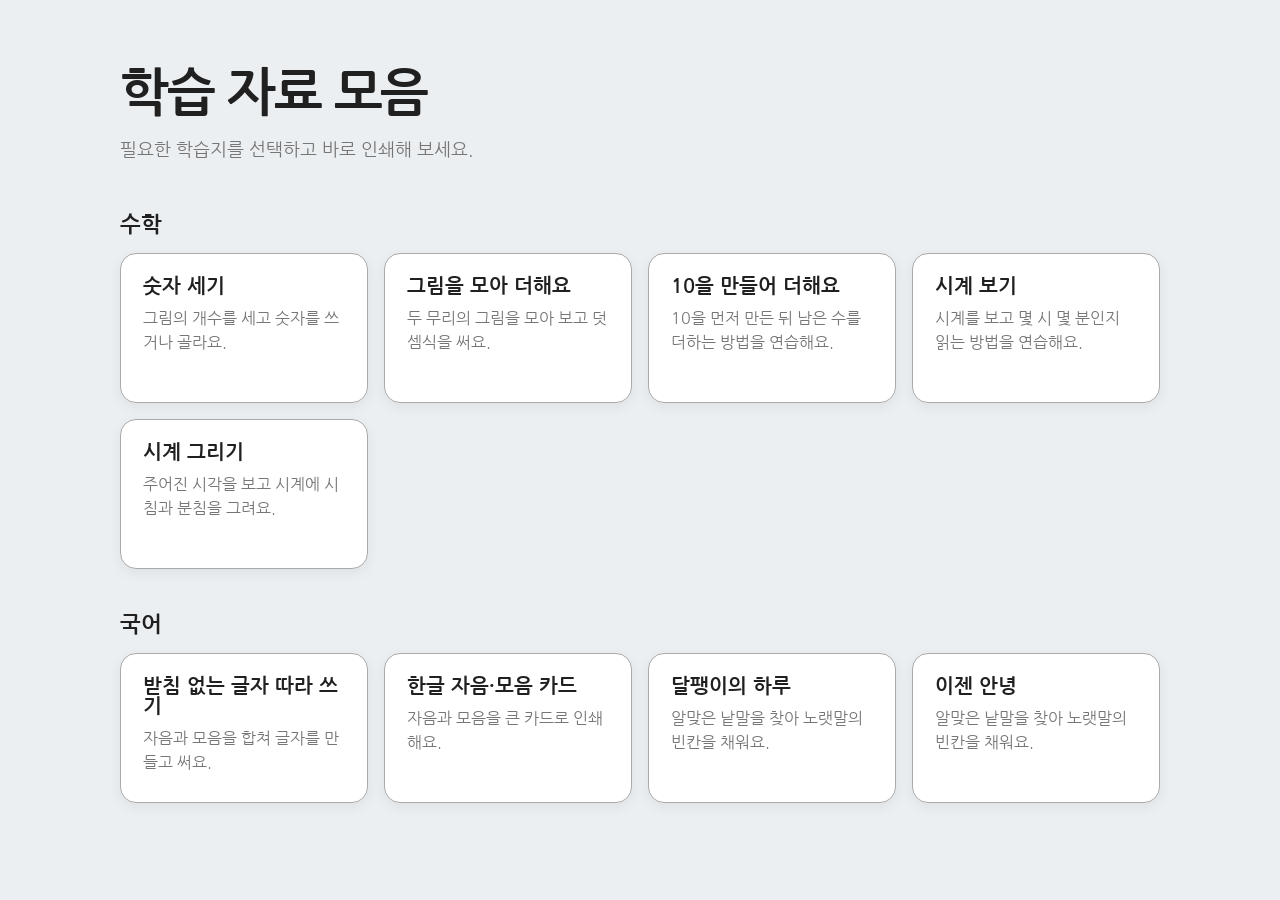
<file: src/index.html>
<!doctype html>
<html lang="ko">
  <head>
    <meta charset="UTF-8" />
    <meta name="viewport" content="width=device-width, initial-scale=1.0" />
    <title>학습 자료 모음</title>
    <link rel="stylesheet" href="./shared/styles/fonts.css" />
    <link rel="stylesheet" href="./shared/styles/colors.css" />
    <style>
      * {
        box-sizing: border-box;
      }

      body {
        min-height: 100vh;
        margin: 0;
        color: var(--ink);
        background: var(--screen);
        font-family: var(--font-sans);
      }

      .page {
        width: min(1040px, calc(100% - 32px));
        margin: 0 auto;
        padding: 64px 0 80px;
      }

      .page-header {
        margin-bottom: 48px;
      }

      h1 {
        margin: 0 0 12px;
        font-size: clamp(32px, 5vw, 52px);
        line-height: 1.15;
        letter-spacing: -0.04em;
      }

      .intro {
        margin: 0;
        color: var(--gray);
        font-size: 18px;
        line-height: 1.6;
      }

      .category + .category {
        margin-top: 44px;
      }

      h2 {
        margin: 0 0 18px;
        font-size: 22px;
      }

      .materials {
        display: grid;
        grid-template-columns: repeat(auto-fit, minmax(240px, 1fr));
        gap: 16px;
      }

      .material {
        display: block;
        min-height: 150px;
        padding: 22px;
        border: 1px solid var(--line);
        border-radius: 16px;
        color: inherit;
        background: var(--paper);
        box-shadow: 0 4px 14px rgb(0 0 0 / 6%);
        text-decoration: none;
        transition:
          border-color 0.2s ease,
          box-shadow 0.2s ease,
          transform 0.2s ease;
      }

      .material:hover {
        border-color: var(--gray);
        box-shadow: 0 8px 24px rgb(0 0 0 / 10%);
        transform: translateY(-2px);
      }

      .material h3 {
        margin: 0 0 10px;
        font-size: 20px;
      }

      .material p {
        margin: 0;
        color: var(--gray);
        line-height: 1.55;
      }

      @media (max-width: 560px) {
        .page {
          width: min(100% - 24px, 1040px);
          padding-top: 40px;
        }

        .page-header {
          margin-bottom: 36px;
        }
      }
    </style>
  </head>
  <body>
    <main class="page">
      <header class="page-header">
        <h1>학습 자료 모음</h1>
        <p class="intro">필요한 학습지를 선택하고 바로 인쇄해 보세요.</p>
      </header>

      <section class="category" aria-labelledby="math-title">
        <h2 id="math-title">수학</h2>
        <div class="materials">
          <a
            class="material"
            href="./materials/math/number-sense/counting-to-10/"
          >
            <h3>숫자 세기</h3>
            <p>그림의 개수를 세고 숫자를 쓰거나 골라요.</p>
          </a>
          <a
            class="material"
            href="./materials/math/addition/single-digit-without-regrouping/"
          >
            <h3>그림을 모아 더해요</h3>
            <p>두 무리의 그림을 모아 보고 덧셈식을 써요.</p>
          </a>
          <a
            class="material"
            href="./materials/math/addition/single-digit-with-regrouping/"
          >
            <h3>10을 만들어 더해요</h3>
            <p>10을 먼저 만든 뒤 남은 수를 더하는 방법을 연습해요.</p>
          </a>
          <a class="material" href="./materials/math/time/clock-reading/">
            <h3>시계 보기</h3>
            <p>시계를 보고 몇 시 몇 분인지 읽는 방법을 연습해요.</p>
          </a>
          <a class="material" href="./materials/math/time/clock-drawing/">
            <h3>시계 그리기</h3>
            <p>주어진 시각을 보고 시계에 시침과 분침을 그려요.</p>
          </a>
        </div>
      </section>

      <section class="category" aria-labelledby="korean-title">
        <h2 id="korean-title">국어</h2>
        <div class="materials">
          <a
            class="material"
            href="./materials/korean/hangul/no-final-consonant/"
          >
            <h3>받침 없는 글자 따라 쓰기</h3>
            <p>자음과 모음을 합쳐 글자를 만들고 써요.</p>
          </a>
          <a
            class="material"
            href="./materials/korean/hangul/hangul_cards/"
          >
            <h3>한글 자음·모음 카드</h3>
            <p>자음과 모음을 큰 카드로 인쇄해요.</p>
          </a>
          <a
            class="material"
            href="./materials/korean/vocabulary/snail_day_lyrics/"
          >
            <h3>달팽이의 하루</h3>
            <p>알맞은 낱말을 찾아 노랫말의 빈칸을 채워요.</p>
          </a>
          <a
            class="material"
            href="./materials/korean/vocabulary/ijen_annyeong_lyrics/"
          >
            <h3>이젠 안녕</h3>
            <p>알맞은 낱말을 찾아 노랫말의 빈칸을 채워요.</p>
          </a>
        </div>
      </section>
    </main>
  </body>
</html>
</file>
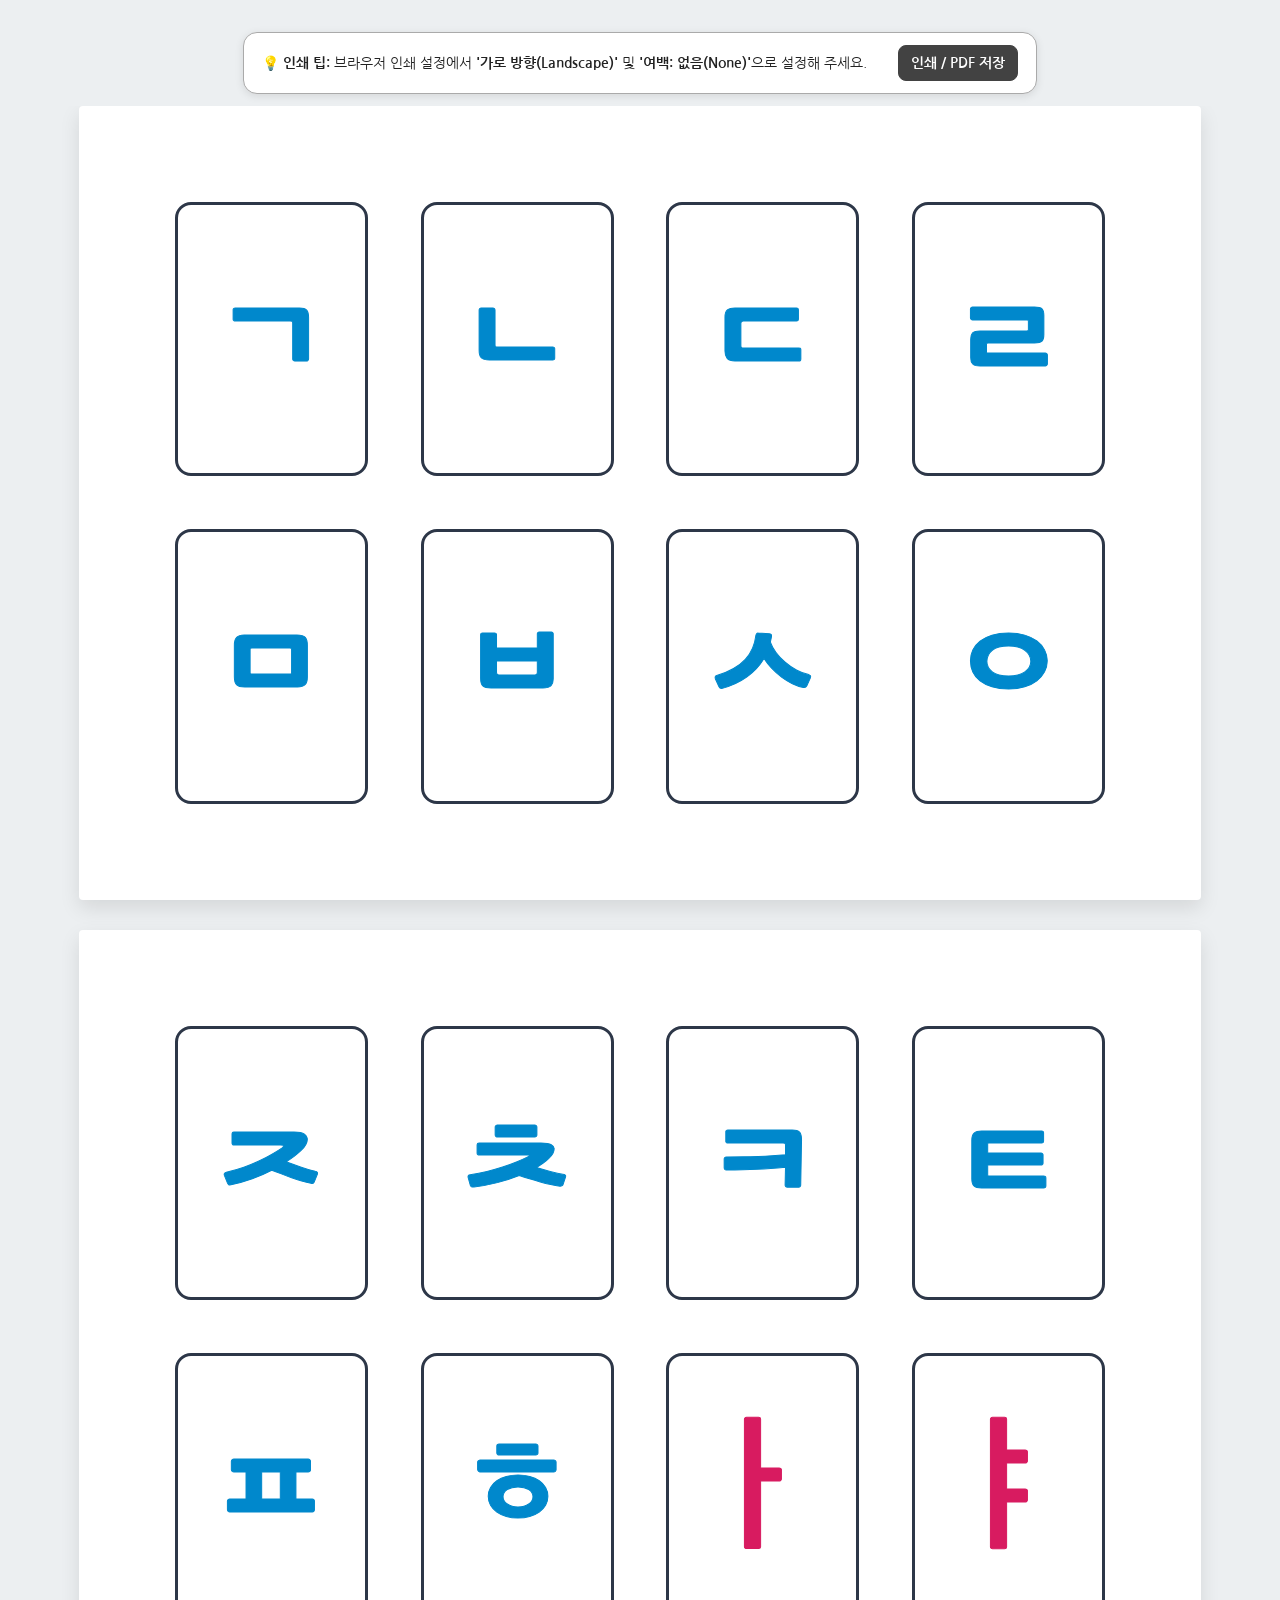
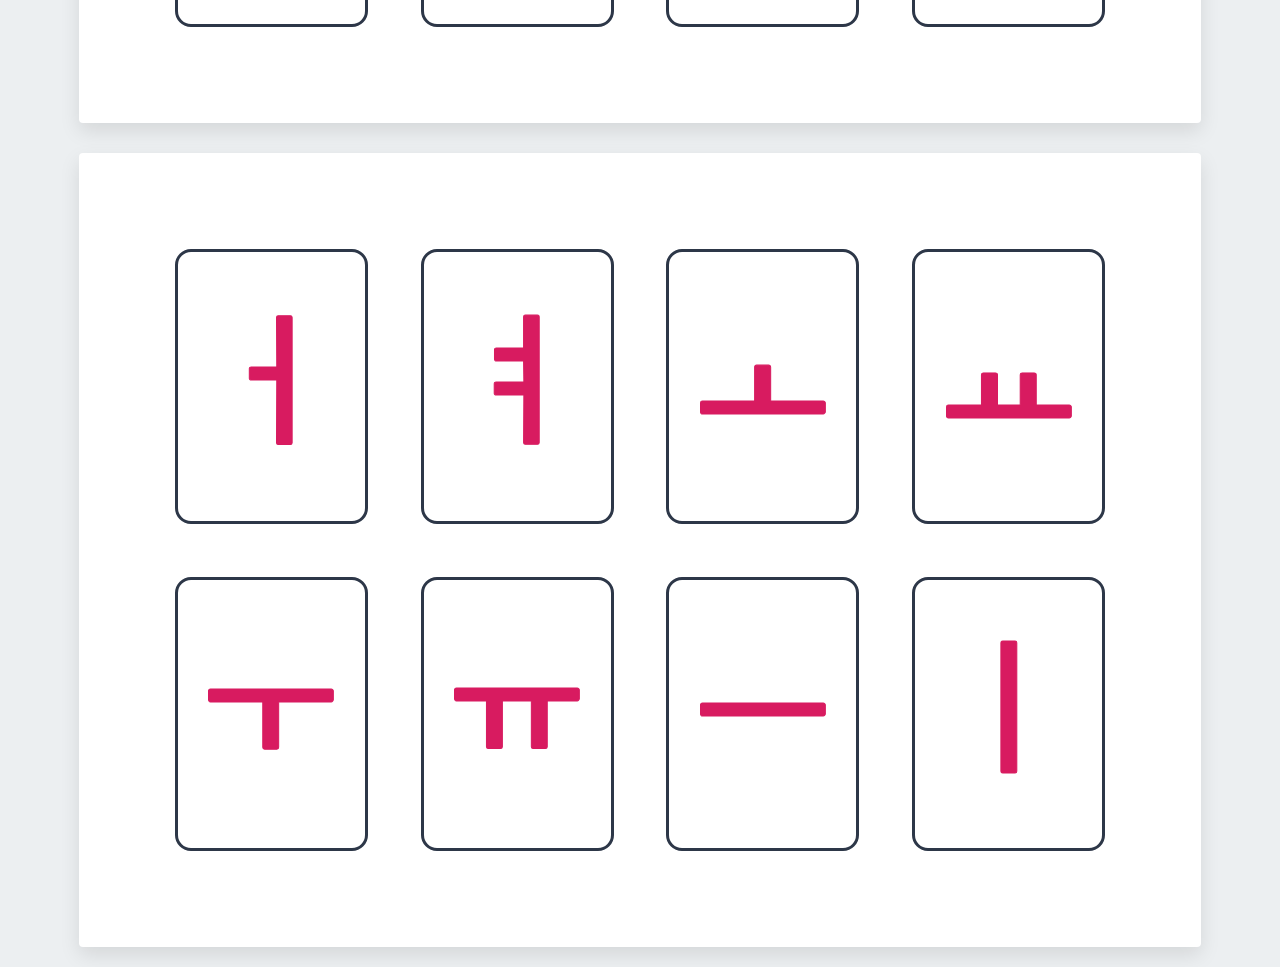
<file: src/materials/korean/hangul/hangul_cards/index.html>
<!doctype html>
<html lang="ko">
  <head>
    <meta charset="UTF-8" />
    <meta name="viewport" content="width=device-width, initial-scale=1.0" />
    <title>한글 자음 모음 카드 (인쇄용)</title>
    <link rel="stylesheet" href="../../../../shared/styles/fonts.css" />
    <link rel="stylesheet" href="../../../../shared/styles/colors.css" />
    <link rel="stylesheet" href="../../../../shared/styles/toolbar.css" />
    <link rel="stylesheet" href="../../../../shared/styles/print.css" />
    <script defer src="../../../../shared/utils/print.js"></script>
    <style>
      :root {
        --print-page-width: 297mm;
        --print-page-height: 210mm;
      }

      /* 기본 리셋 및 글로벌 스타일 */
      * {
        box-sizing: border-box;
        margin: 0;
        padding: 0;
      }

      body {
        font-family: var(--font-sans);
        background-color: var(--screen);
        color: #222;
        display: flex;
        flex-direction: column;
        align-items: center;
        padding: 20px 0;
        -webkit-font-smoothing: antialiased;
        -moz-osx-font-smoothing: grayscale;
      }

      /* A4 Landscape 인쇄 설정 */
      @page {
        size: A4 landscape;
        margin: 0;
      }

      /* 페이지 규격 및 레이아웃 */
      .page {
        background: #ffffff;
        display: grid;
        grid-template-columns: repeat(4, 1fr);
        grid-template-rows: repeat(2, 1fr);
        gap: 14mm;
        page-break-after: always;
        break-after: page;
        margin-bottom: 30px;
        box-shadow: 0 8px 20px rgba(0, 0, 0, 0.1);
        border-radius: 4px;
      }

      /* 마지막 페이지 하단 마진 제거 */
      .page:last-of-type {
        page-break-after: auto;
        break-after: auto;
        margin-bottom: 0;
      }

      /* 개별 카드 스타일 */
      .card {
        border: 3.5px solid #2d3748;
        border-radius: 16px;
        display: flex;
        justify-content: center;
        align-items: center;
        background-color: #ffffff;
        position: relative;
        user-select: none;
        overflow: hidden;
      }

      /* 자음/모음 글자 스타일 (대형 폰트 우회 및 렌더링 최적화) */
      .char {
        font-size: 8.5rem;
        font-weight: 700;
        line-height: 1;
        paint-order: stroke fill;
        text-rendering: optimizeLegibility;
        /* 폰트 상하 정렬 미세 보정 */
        transform: translateY(-4px);
      }

      /* 옐로우 잉크가 필요 없는 Cyan & Magenta 컬러 설정 */
      /* 자음: Cyan 계열 (#0088cc) */
      .card.consonant .char {
        color: #0088cc;
        -webkit-text-stroke: 1px #0088cc;
      }

      /* 모음: Magenta 계열 (#d81b60) */
      .card.vowel .char {
        color: #d81b60;
        -webkit-text-stroke: 1px #d81b60;
      }
    </style>
  </head>
  <body>
    <div class="toolbar-shell" data-print-hidden>
      <div class="toolbar-card toolbar-card--note">
        <p class="toolbar-note">
          💡 <b>인쇄 팁:</b> 브라우저 인쇄 설정에서
          <b>'가로 방향(Landscape)'</b> 및 <b>'여백: 없음(None)'</b>으로 설정해
          주세요.
        </p>
        <button type="button" data-print>인쇄 / PDF 저장</button>
      </div>
    </div>

    <!-- 1 페이지: 자음 (ㄱ ~ ㅇ) 8개 -->
    <div class="page" data-print-page>
      <div class="card consonant"><span class="char">ㄱ</span></div>
      <div class="card consonant"><span class="char">ㄴ</span></div>
      <div class="card consonant"><span class="char">ㄷ</span></div>
      <div class="card consonant"><span class="char">ㄹ</span></div>
      <div class="card consonant"><span class="char">ㅁ</span></div>
      <div class="card consonant"><span class="char">ㅂ</span></div>
      <div class="card consonant"><span class="char">ㅅ</span></div>
      <div class="card consonant"><span class="char">ㅇ</span></div>
    </div>

    <!-- 2 페이지: 자음 (ㅈ ~ ㅎ) 6개 + 모음 (ㅏ, ㅑ) 2개 = 8개 -->
    <div class="page" data-print-page>
      <div class="card consonant"><span class="char">ㅈ</span></div>
      <div class="card consonant"><span class="char">ㅊ</span></div>
      <div class="card consonant"><span class="char">ㅋ</span></div>
      <div class="card consonant"><span class="char">ㅌ</span></div>
      <div class="card consonant"><span class="char">ㅍ</span></div>
      <div class="card consonant"><span class="char">ㅎ</span></div>
      <div class="card vowel"><span class="char">ㅏ</span></div>
      <div class="card vowel"><span class="char">ㅑ</span></div>
    </div>

    <!-- 3 페이지: 모음 (ㅓ ~ ㅣ) 8개 -->
    <div class="page" data-print-page>
      <div class="card vowel"><span class="char">ㅓ</span></div>
      <div class="card vowel"><span class="char">ㅕ</span></div>
      <div class="card vowel"><span class="char">ㅗ</span></div>
      <div class="card vowel"><span class="char">ㅛ</span></div>
      <div class="card vowel"><span class="char">ㅜ</span></div>
      <div class="card vowel"><span class="char">ㅠ</span></div>
      <div class="card vowel"><span class="char">ㅡ</span></div>
      <div class="card vowel"><span class="char">ㅣ</span></div>
    </div>
  </body>
</html>
</file>
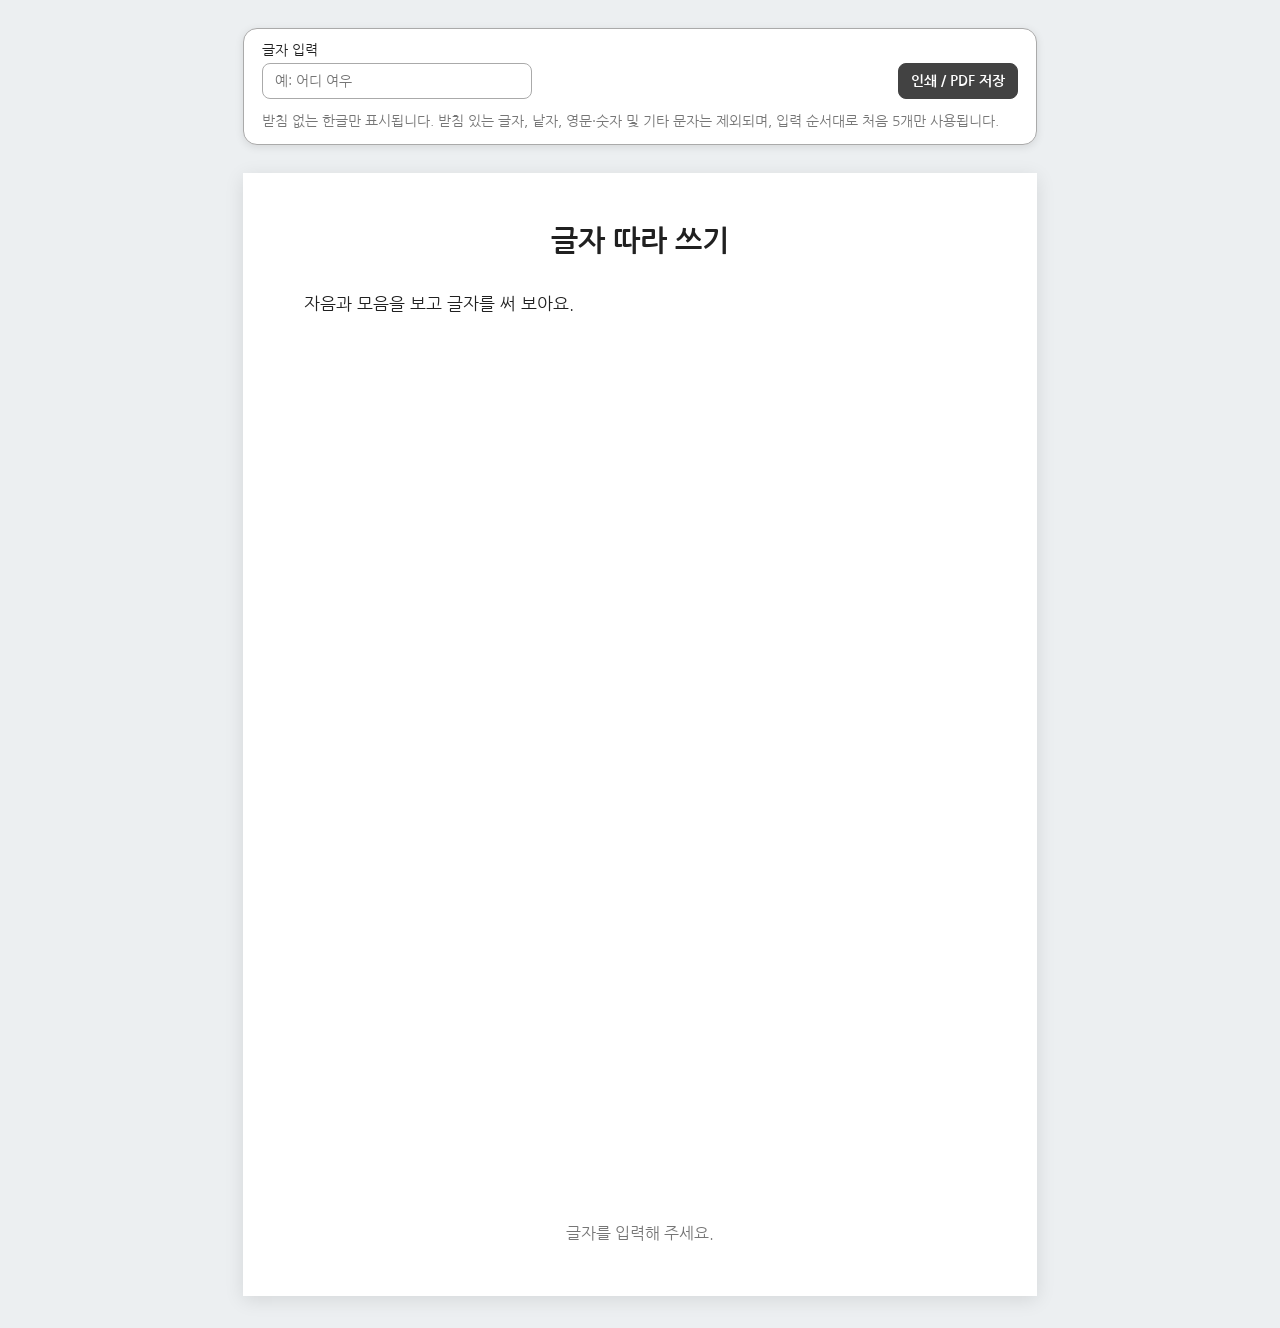
<file: src/materials/korean/hangul/no-final-consonant/index.html>
<!doctype html>
<html lang="ko">
  <head>
    <meta charset="UTF-8" />
    <meta name="viewport" content="width=device-width, initial-scale=1.0" />
    <title>받침 없는 글자 따라 쓰기</title>
    <link rel="stylesheet" href="../../../../shared/styles/fonts.css" />
    <link rel="stylesheet" href="../../../../shared/styles/colors.css" />
    <link rel="stylesheet" href="../../../../shared/styles/toolbar.css" />
    <link rel="stylesheet" href="../../../../shared/styles/print.css" />
    <script defer src="../../../../shared/utils/print.js"></script>
    <style>
      :root {
        --print-page-margin-block: 14mm;
        --print-page-margin-inline: 16mm;
      }

      * {
        box-sizing: border-box;
      }

      body {
        margin: 0;
        padding: 16px 0;
        color: var(--ink);
        background: var(--screen);
        font-family: var(--font-sans);
      }

      .toolbar-card {
        align-items: end;
      }

      .input-field {
        flex: 1 1 230px;
      }

      .input-field input {
        width: 100%;
      }

      .toolbar-help {
        flex: 1 1 100%;
        margin: 0;
        color: var(--gray);
        line-height: 1.5;
      }

      [data-print-page] {
        display: flex;
        flex-direction: column;
        align-items: stretch;
        gap: 10mm;
        margin: 16px auto;
        background: #fff;
        box-shadow: 0 4px 18px rgb(0 0 0 / 10%);
      }

      .worksheet-title {
        margin: 0;
        text-align: center;
        font-size: 22pt;
        font-weight: 700;
      }

      .instruction {
        margin: 0;
        font-size: 13pt;
      }

      .rows {
        display: grid;
        flex: 1;
        grid-template-rows: repeat(5, minmax(0, 1fr));
      }

      .worksheet-row {
        display: grid;
        grid-template-columns: minmax(0, 1fr) 54mm;
        align-items: center;
        gap: 8mm;
        min-height: 0;
      }

      .equation {
        display: flex;
        align-items: center;
        justify-content: flex-end;
        gap: 8mm;
        white-space: nowrap;
        font-size: 34pt;
        font-weight: 700;
      }

      .component,
      .practice-character {
        color: #aaa;
      }

      .component {
        font-size: 72pt;
        font-weight: 700;
      }

      .operator {
        color: #111;
      }

      .operator--plus {
        margin-inline: 4mm;
      }

      .practice-cell {
        display: grid;
        flex: 0 0 42mm;
        width: 42mm;
        height: 42mm;
        place-items: center;
        border: 1.2pt solid #111;
      }

      .practice-character {
        font-size: 72pt;
        font-weight: 700;
        line-height: 1;
      }

      .practice-area {
        display: flex;
        align-items: center;
        justify-content: flex-start;
        gap: 2mm;
      }

      .row-option {
        display: flex;
        align-items: center;
        gap: 1mm;
        white-space: nowrap;
        font-size: 9pt;
      }

      .row-option input {
        width: 13px;
        height: 13px;
        margin: 0;
        accent-color: var(--ink);
      }

      .empty-state {
        margin: auto;
        color: var(--gray);
        text-align: center;
      }

    </style>
  </head>
  <body>
    <nav class="toolbar-shell" aria-label="학습지 설정" data-print-hidden>
      <div class="toolbar-card">
        <label class="input-field">
          글자 입력
          <input
            id="character-input"
            class="toolbar-input-wide"
            type="text"
            autocomplete="off"
            placeholder="예: 어디 여우"
          />
        </label>
        <button type="button" data-print>인쇄 / PDF 저장</button>
        <p class="toolbar-help">
          받침 없는 한글만 표시됩니다. 받침 있는 글자, 낱자, 영문·숫자 및
          기타 문자는 제외되며, 입력 순서대로 처음 5개만 사용됩니다.
        </p>
      </div>
    </nav>

    <main class="worksheet" data-print-page>
      <h1 class="worksheet-title">글자 따라 쓰기</h1>
      <p class="instruction">자음과 모음을 보고 글자를 써 보아요.</p>
      <section id="rows" class="rows" aria-live="polite"></section>
      <p id="empty-state" class="empty-state" data-print-hidden>
        글자를 입력해 주세요.
      </p>
    </main>

    <template id="row-template">
      <div class="worksheet-row">
        <div class="equation" aria-label="자음 더하기 모음">
          <span class="component consonant"></span>
          <span class="operator operator--plus" aria-hidden="true">+</span>
          <span class="component vowel"></span>
          <span class="operator" aria-hidden="true">→</span>
        </div>
        <div class="practice-area">
          <div class="practice-cell"></div>
          <label class="row-option" data-print-hidden>
            <input type="checkbox" aria-label="빈 칸으로 표시" />
            <span>빈 칸</span>
          </label>
        </div>
      </div>
    </template>

    <script>
      const input = document.querySelector("#character-input");
      const rows = document.querySelector("#rows");
      const emptyState = document.querySelector("#empty-state");
      const rowTemplate = document.querySelector("#row-template");
      const syllableBase = 0xac00;
      const initialConsonants = [
        "ㄱ",
        "ㄲ",
        "ㄴ",
        "ㄷ",
        "ㄸ",
        "ㄹ",
        "ㅁ",
        "ㅂ",
        "ㅃ",
        "ㅅ",
        "ㅆ",
        "ㅇ",
        "ㅈ",
        "ㅉ",
        "ㅊ",
        "ㅋ",
        "ㅌ",
        "ㅍ",
        "ㅎ",
      ];
      const medialVowels = [
        "ㅏ",
        "ㅐ",
        "ㅑ",
        "ㅒ",
        "ㅓ",
        "ㅔ",
        "ㅕ",
        "ㅖ",
        "ㅗ",
        "ㅘ",
        "ㅙ",
        "ㅚ",
        "ㅛ",
        "ㅜ",
        "ㅝ",
        "ㅞ",
        "ㅟ",
        "ㅠ",
        "ㅡ",
        "ㅢ",
        "ㅣ",
      ];

      function getComponents(character) {
        const codePoint = character.codePointAt(0);

        if (codePoint < syllableBase || codePoint > 0xd7a3) {
          return null;
        }

        const syllableIndex = codePoint - syllableBase;
        const finalIndex = syllableIndex % 28;

        if (finalIndex !== 0) {
          return null;
        }

        const initialIndex = Math.floor(syllableIndex / 588);
        const medialIndex = Math.floor((syllableIndex % 588) / 28);

        return {
          consonant: initialConsonants[initialIndex],
          vowel: medialVowels[medialIndex],
        };
      }

      function updateRow(row, character, components) {
        row.querySelector(".consonant").textContent = components.consonant;
        row.querySelector(".vowel").textContent = components.vowel;

        const cell = row.querySelector(".practice-cell");
        const blankCheckbox = row.querySelector("input[type='checkbox']");

        cell.replaceChildren();

        if (!blankCheckbox.checked) {
          const practiceCharacter = document.createElement("span");
          practiceCharacter.className = "practice-character";
          practiceCharacter.textContent = character;
          cell.append(practiceCharacter);
        }
      }

      function render() {
        const accepted = Array.from(input.value)
          .map((character) => ({
            character,
            components: getComponents(character),
          }))
          .filter((item) => item.components)
          .slice(0, 5);

        rows.replaceChildren();
        emptyState.hidden = accepted.length > 0;

        accepted.forEach(({ character, components }) => {
          const row = rowTemplate.content.firstElementChild.cloneNode(true);
          const blankCheckbox = row.querySelector("input[type='checkbox']");

          updateRow(row, character, components);
          blankCheckbox.addEventListener("change", () =>
            updateRow(row, character, components),
          );
          rows.append(row);
        });
      }

      input.addEventListener("input", render);
      render();
    </script>
  </body>
</html>
</file>
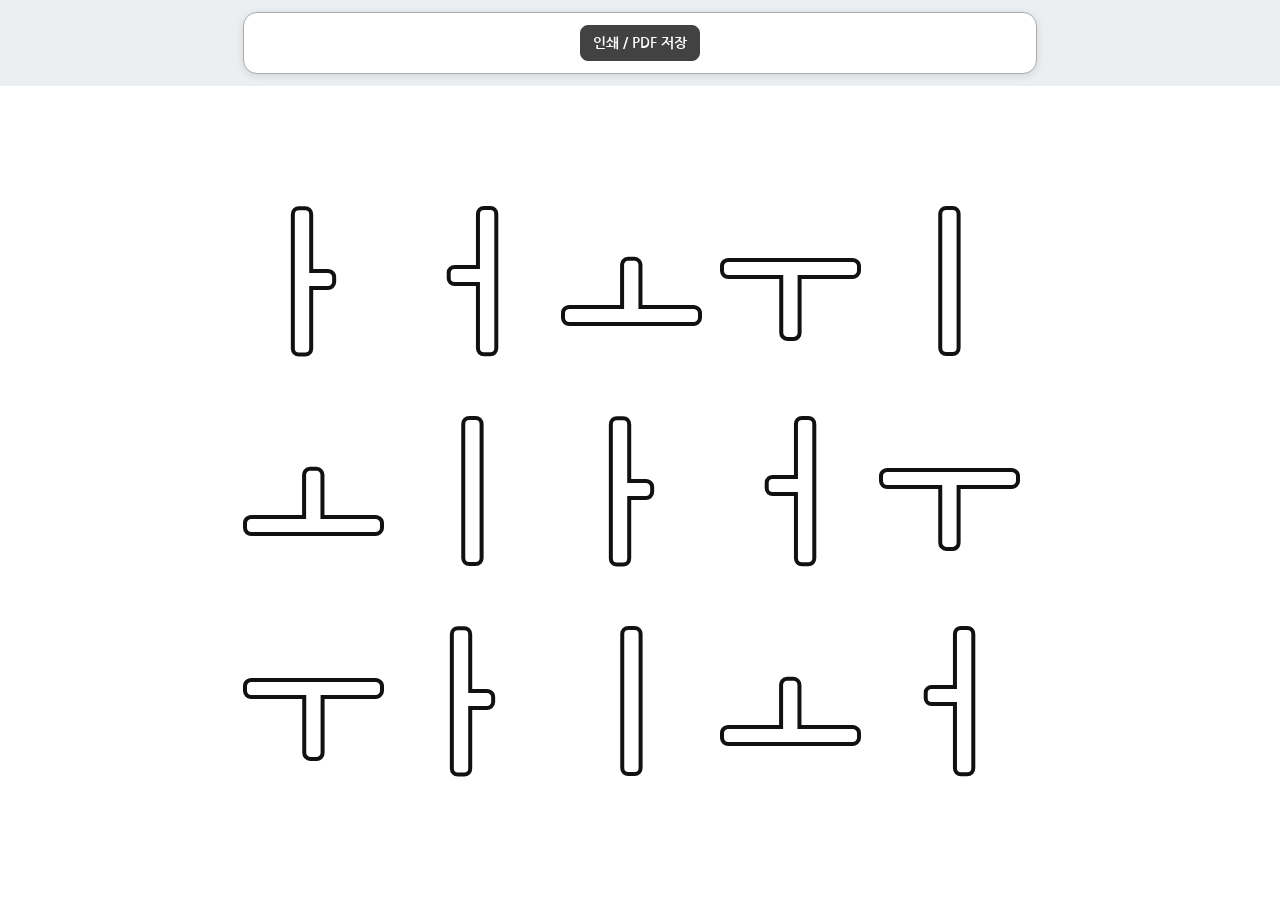
<file: src/materials/korean/hangul/random_hangul/index.html>
<!doctype html>
<html lang="ko">
  <head>
    <meta charset="UTF-8" />
    <title>한글 따라쓰기</title>
    <link rel="stylesheet" href="../../../../shared/styles/fonts.css" />
    <link rel="stylesheet" href="../../../../shared/styles/colors.css" />
    <link rel="stylesheet" href="../../../../shared/styles/toolbar.css" />
    <link rel="stylesheet" href="../../../../shared/styles/print.css" />
    <script defer src="../../../../shared/utils/print.js"></script>

    <style>
      @page {
        size: A4 landscape;
        margin: 20mm;
      }

      html,
      body {
        width: 100%;
        height: 100%;
        margin: 0;
      }

      body {
        display: flex;
        flex-direction: column;
        align-items: stretch;
        font-family: var(--font-sans);
      }

      .worksheet {
        display: flex;
        flex: 1;
        flex-direction: column;
        justify-content: center;
        align-items: center;
        gap: 30px;
      }

      .line {
        position: relative;
        font-size: 150px;
        font-weight: 500;
        letter-spacing: 18px;
        line-height: 1.2;
        color: white;
        paint-order: stroke fill;
        -webkit-text-stroke: 4px white;
      }

      .line::before {
        content: attr(data-text);
        position: absolute;
        left: 0;
        top: 0;
        color: white;
        -webkit-text-stroke: 12px #111;
        paint-order: stroke fill;
        z-index: -1;
      }

      @media print {
        body {
          -webkit-print-color-adjust: exact;
          print-color-adjust: exact;
        }
      }
    </style>
  </head>

  <body>
    <nav class="toolbar-shell" aria-label="인쇄 메뉴" data-print-hidden>
      <div class="toolbar-card toolbar-card--center">
        <button type="button" data-print>인쇄 / PDF 저장</button>
      </div>
    </nav>

    <main class="worksheet">
      <div class="line" data-text="ㅏㅓㅗㅜㅣ">ㅏㅓㅗㅜㅣ</div>
      <div class="line" data-text="ㅗㅣㅏㅓㅜ">ㅗㅣㅏㅓㅜ</div>
      <div class="line" data-text="ㅜㅏㅣㅗㅓ">ㅜㅏㅣㅗㅓ</div>
    </main>
  </body>
</html>
</file>
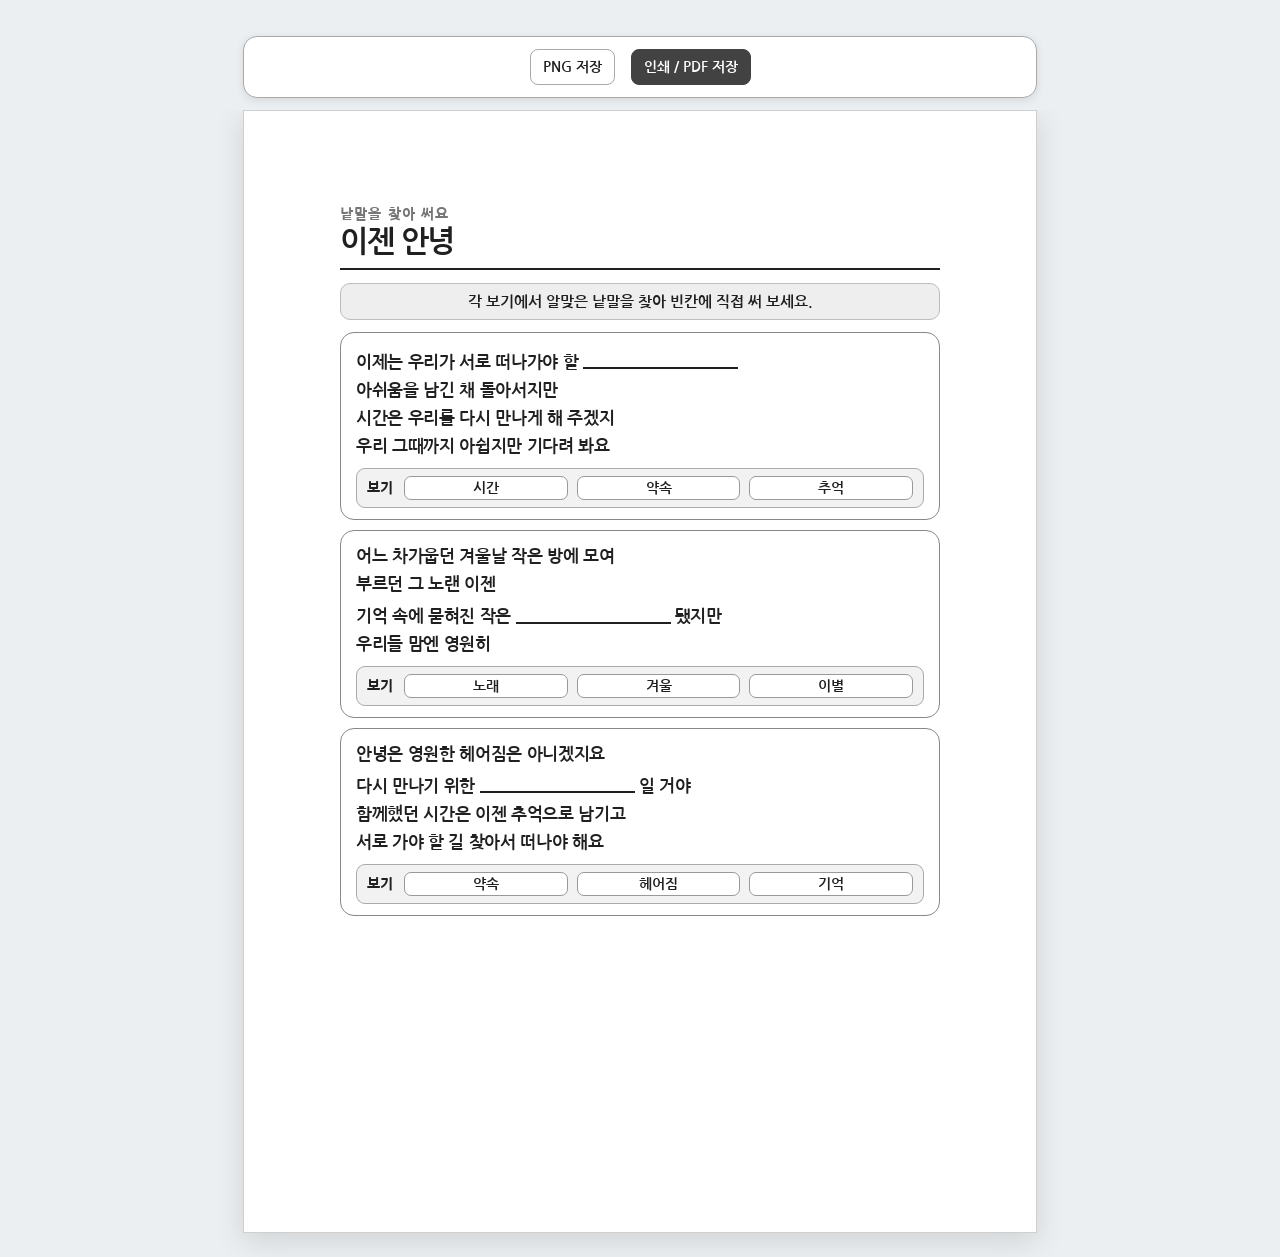
<file: src/materials/korean/vocabulary/ijen_annyeong_lyrics/index.html>
<!doctype html>
<html lang="ko">
  <head>
    <meta charset="UTF-8" />
    <meta name="viewport" content="width=device-width, initial-scale=1.0" />
    <title>이젠 안녕 - 낱말 쓰기</title>
    <link rel="stylesheet" href="../../../../shared/styles/fonts.css" />
    <link rel="stylesheet" href="../../../../shared/styles/colors.css" />
    <link rel="stylesheet" href="../../../../shared/styles/toolbar.css" />
    <link rel="stylesheet" href="../../../../shared/styles/print.css" />
    <script defer src="../../../../shared/utils/print.js"></script>
    <script defer src="../../../../shared/utils/png-export.js"></script>
    <style>
      * {
        box-sizing: border-box;
      }

      body {
        margin: 0;
        padding: 24px;
        color: var(--ink);
        background: var(--screen);
        font-family: var(--font-sans);
        word-break: keep-all;
      }

      .sheet {
        position: relative;
        margin: 0 auto;
        overflow: hidden;
        border: 1px solid #cfcfcf;
        background: var(--paper);
        box-shadow: 0 8px 28px rgb(0 0 0 / 12%);
      }

      .top-row {
        display: flex;
        align-items: flex-end;
        justify-content: flex-start;
        padding-bottom: 8px;
        border-bottom: 2px solid var(--ink);
      }

      .activity-label {
        margin: 0 0 4px;
        color: var(--gray);
        font-size: 14px;
        font-weight: 800;
        letter-spacing: 0.08em;
      }

      h1 {
        margin: 0;
        color: var(--ink);
        font-size: 30px;
        line-height: 1.15;
        letter-spacing: -0.04em;
      }

      .instruction {
        margin: 13px 0 12px;
        padding: 10px 14px;
        border: 1px solid #bdbdbd;
        border-radius: 10px;
        background: var(--gray-light);
        font-size: 15px;
        font-weight: 700;
        text-align: center;
      }

      .lyrics {
        display: grid;
        gap: 10px;
      }

      .verse {
        padding: 11px 15px;
        border: 1.5px solid #888;
        border-radius: 14px;
        background: #fff;
        break-inside: avoid;
      }

      .line {
        margin: 1px 0;
        font-size: 17px;
        font-weight: 600;
        line-height: 1.6;
        letter-spacing: -0.02em;
      }

      .blank {
        display: inline-block;
        width: 41mm;
        height: 1.45em;
        margin-right: 4px;
        border-bottom: 2px solid var(--ink);
        vertical-align: -0.08em;
      }

      .choices {
        display: flex;
        align-items: center;
        gap: 9px;
        margin-top: 7px;
        padding: 7px 10px;
        border: 1px solid #aaa;
        border-radius: 9px;
        color: var(--ink);
        background: #f2f2f2;
        font-size: 14px;
        font-weight: 700;
      }

      .choices-label {
        margin-right: 2px;
        color: var(--ink);
        font-weight: 900;
      }

      .choice {
        flex: 1;
        padding: 4px 7px;
        border: 1px solid #999;
        border-radius: 7px;
        background: #fff;
        text-align: center;
      }

      @media (max-width: 850px) {
        body {
          padding: 12px;
        }

        .sheet {
          width: 100%;
          height: auto;
          min-height: auto;
          padding: 28px 24px;
        }
      }
    </style>
  </head>
  <body>
    <div class="toolbar-shell" data-print-hidden>
      <div class="toolbar-card toolbar-card--center">
        <button type="button" data-png-export>PNG 저장</button>
        <button type="button" data-print>인쇄 / PDF 저장</button>
      </div>
    </div>

    <main
      class="sheet"
      data-print-page
      data-png-filename="이젠_안녕_낱말쓰기"
    >
      <header class="top-row">
        <div>
          <p class="activity-label">낱말을 찾아 써요</p>
          <h1>이젠 안녕</h1>
        </div>
      </header>

      <p class="instruction">
        각 보기에서 알맞은 낱말을 찾아 빈칸에 직접 써 보세요.
      </p>

      <section class="lyrics" aria-label="이젠 안녕 가사 낱말 쓰기 활동">
        <article class="verse">
          <p class="line">
            이제는 우리가 서로 떠나가야 할
            <span class="blank" aria-label="첫 번째 빈칸"></span>
          </p>
          <p class="line">아쉬움을 남긴 채 돌아서지만</p>
          <p class="line">시간은 우리를 다시 만나게 해 주겠지</p>
          <p class="line">우리 그때까지 아쉽지만 기다려 봐요</p>
          <div class="choices">
            <span class="choices-label">보기</span>
            <span class="choice">시간</span>
            <span class="choice">약속</span>
            <span class="choice">추억</span>
          </div>
        </article>

        <article class="verse">
          <p class="line">어느 차가웁던 겨울날 작은 방에 모여</p>
          <p class="line">부르던 그 노랜 이젠</p>
          <p class="line">
            기억 속에 묻혀진 작은
            <span class="blank" aria-label="두 번째 빈칸"></span>됐지만
          </p>
          <p class="line">우리들 맘엔 영원히</p>
          <div class="choices">
            <span class="choices-label">보기</span>
            <span class="choice">노래</span>
            <span class="choice">겨울</span>
            <span class="choice">이별</span>
          </div>
        </article>

        <article class="verse">
          <p class="line">안녕은 영원한 헤어짐은 아니겠지요</p>
          <p class="line">
            다시 만나기 위한
            <span class="blank" aria-label="세 번째 빈칸"></span>일 거야
          </p>
          <p class="line">함께했던 시간은 이젠 추억으로 남기고</p>
          <p class="line">서로 가야 할 길 찾아서 떠나야 해요</p>
          <div class="choices">
            <span class="choices-label">보기</span>
            <span class="choice">약속</span>
            <span class="choice">헤어짐</span>
            <span class="choice">기억</span>
          </div>
        </article>
      </section>
    </main>
  </body>
</html>
</file>
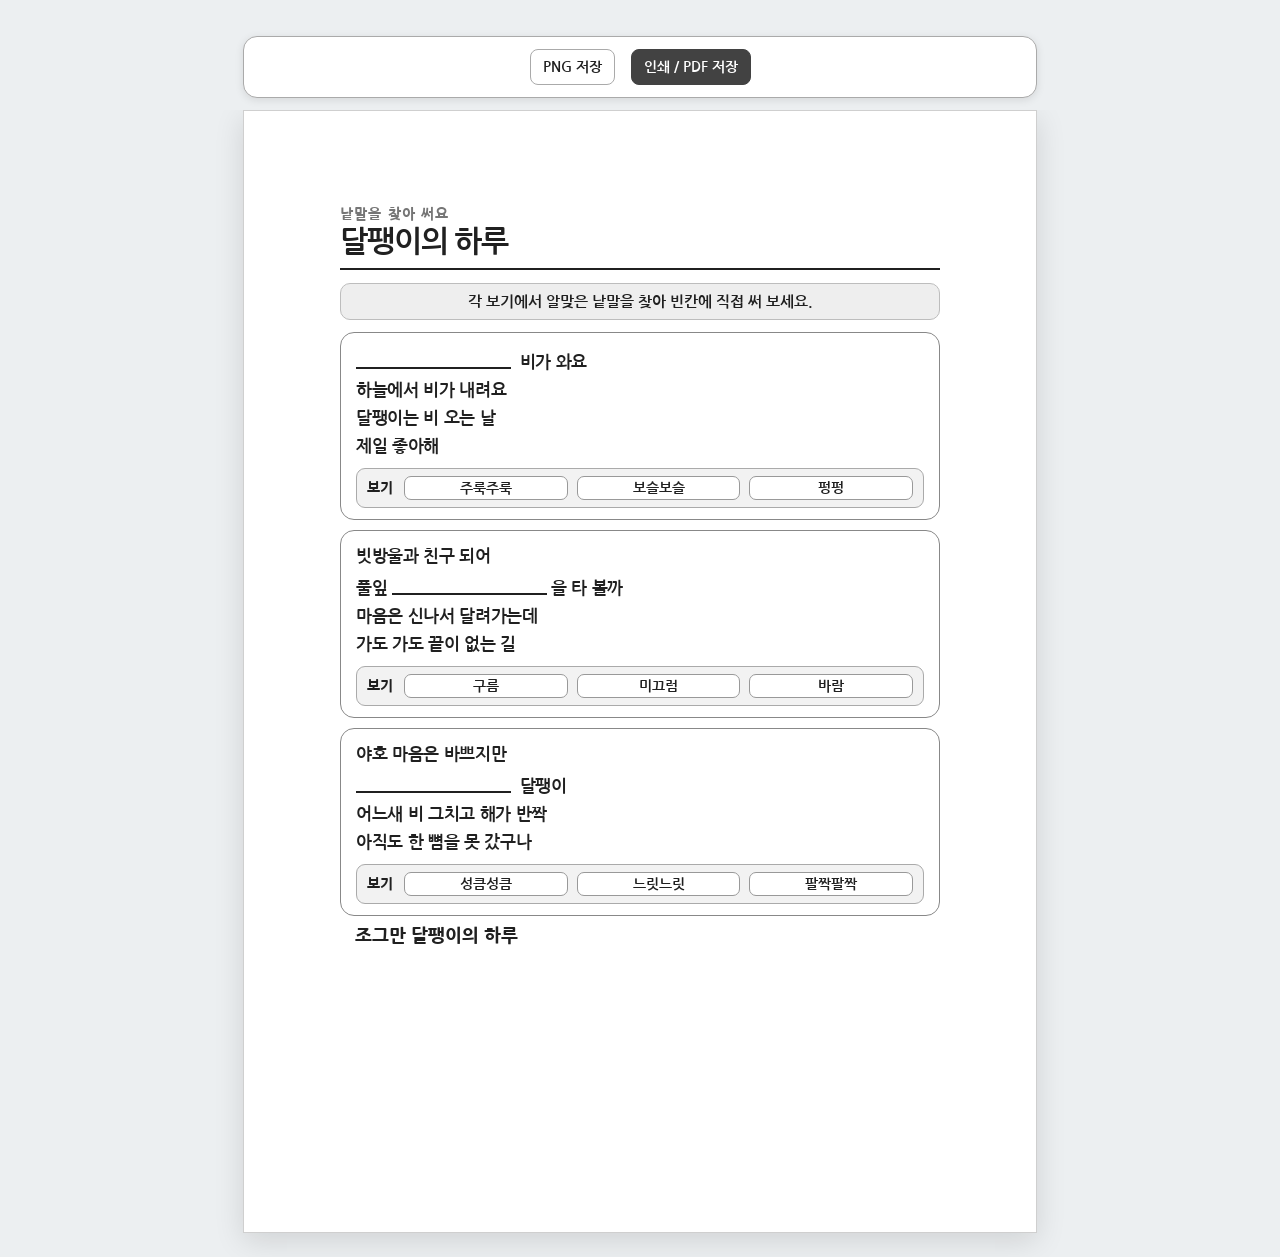
<file: src/materials/korean/vocabulary/snail_day_lyrics/index.html>
<!doctype html>
<html lang="ko">
  <head>
    <meta charset="UTF-8" />
    <meta name="viewport" content="width=device-width, initial-scale=1.0" />
    <title>달팽이의 하루 - 낱말 쓰기</title>
    <link rel="stylesheet" href="../../../../shared/styles/fonts.css" />
    <link rel="stylesheet" href="../../../../shared/styles/colors.css" />
    <link rel="stylesheet" href="../../../../shared/styles/toolbar.css" />
    <link rel="stylesheet" href="../../../../shared/styles/print.css" />
    <script defer src="../../../../shared/utils/print.js"></script>
    <script defer src="../../../../shared/utils/png-export.js"></script>
    <style>
      * {
        box-sizing: border-box;
      }

      body {
        margin: 0;
        padding: 24px;
        background: var(--screen);
        color: var(--ink);
        font-family: var(--font-sans);
        word-break: keep-all;
      }

      .sheet {
        position: relative;
        margin: 0 auto;
        overflow: hidden;
        background: var(--paper);
        border: 1px solid #cfcfcf;
        box-shadow: 0 8px 28px rgba(0, 0, 0, 0.12);
      }

      .top-row {
        display: flex;
        align-items: flex-end;
        justify-content: flex-start;
        padding-bottom: 8px;
        border-bottom: 2px solid var(--ink);
      }

      .activity-label {
        margin: 0 0 4px;
        color: var(--gray);
        font-size: 14px;
        font-weight: 800;
        letter-spacing: 0.08em;
      }

      h1 {
        margin: 0;
        color: var(--ink);
        font-size: 30px;
        line-height: 1.15;
        letter-spacing: -0.04em;
      }

      .instruction {
        margin: 13px 0 12px;
        padding: 10px 14px;
        border-radius: 10px;
        border: 1px solid #bdbdbd;
        background: var(--gray-light);
        font-size: 15px;
        font-weight: 700;
        text-align: center;
      }

      .lyrics {
        display: grid;
        gap: 10px;
      }

      .verse {
        padding: 11px 15px;
        border: 1.5px solid #888;
        border-radius: 14px;
        background: #fff;
        break-inside: avoid;
      }

      .line {
        margin: 1px 0;
        font-size: 17px;
        font-weight: 600;
        line-height: 1.6;
        letter-spacing: -0.02em;
      }

      .blank {
        display: inline-block;
        width: 41mm;
        height: 1.45em;
        margin-right: 4px;
        border-bottom: 2px solid var(--ink);
        vertical-align: -0.08em;
      }

      .choices {
        display: flex;
        align-items: center;
        gap: 9px;
        margin-top: 7px;
        padding: 7px 10px;
        border-radius: 9px;
        border: 1px solid #aaa;
        background: #f2f2f2;
        color: var(--ink);
        font-size: 14px;
        font-weight: 700;
      }

      .choices-label {
        margin-right: 2px;
        color: var(--ink);
        font-weight: 900;
      }

      .choice {
        flex: 1;
        padding: 4px 7px;
        border: 1px solid #999;
        border-radius: 7px;
        background: #fff;
        text-align: center;
      }

      .ending {
        margin: 11px 0 0;
        padding: 0 15px;
        color: var(--ink);
        font-size: 18px;
        font-weight: 800;
        text-align: left;
      }

      @media (max-width: 850px) {
        body {
          padding: 12px;
        }

        .sheet {
          width: 100%;
        }

        .sheet {
          height: auto;
          min-height: auto;
          padding: 28px 24px;
        }
      }
    </style>
  </head>
  <body>
    <div class="toolbar-shell" data-print-hidden>
      <div class="toolbar-card toolbar-card--center">
        <button type="button" data-png-export>PNG 저장</button>
        <button type="button" data-print>인쇄 / PDF 저장</button>
      </div>
    </div>

    <main class="sheet" data-print-page data-png-filename="달팽이의_하루_낱말쓰기">
      <header class="top-row">
        <div>
          <p class="activity-label">낱말을 찾아 써요</p>
          <h1>달팽이의 하루</h1>
        </div>
      </header>

      <p class="instruction">
        각 보기에서 알맞은 낱말을 찾아 빈칸에 직접 써 보세요.
      </p>

      <section class="lyrics" aria-label="달팽이의 하루 가사 낱말 쓰기 활동">
        <article class="verse">
          <p class="line">
            <span class="blank" aria-label="첫 번째 빈칸"></span> 비가 와요
          </p>
          <p class="line">하늘에서 비가 내려요</p>
          <p class="line">달팽이는 비 오는 날</p>
          <p class="line">제일 좋아해</p>
          <div class="choices">
            <span class="choices-label">보기</span>
            <span class="choice">주룩주룩</span>
            <span class="choice">보슬보슬</span>
            <span class="choice">펑펑</span>
          </div>
        </article>

        <article class="verse">
          <p class="line">빗방울과 친구 되어</p>
          <p class="line">
            풀잎 <span class="blank" aria-label="두 번째 빈칸"></span>을 타 볼까
          </p>
          <p class="line">마음은 신나서 달려가는데</p>
          <p class="line">가도 가도 끝이 없는 길</p>
          <div class="choices">
            <span class="choices-label">보기</span>
            <span class="choice">구름</span>
            <span class="choice">미끄럼</span>
            <span class="choice">바람</span>
          </div>
        </article>

        <article class="verse">
          <p class="line">야호 마음은 바쁘지만</p>
          <p class="line">
            <span class="blank" aria-label="세 번째 빈칸"></span> 달팽이
          </p>
          <p class="line">어느새 비 그치고 해가 반짝</p>
          <p class="line">아직도 한 뼘을 못 갔구나</p>
          <div class="choices">
            <span class="choices-label">보기</span>
            <span class="choice">성큼성큼</span>
            <span class="choice">느릿느릿</span>
            <span class="choice">팔짝팔짝</span>
          </div>
        </article>
      </section>

      <p class="ending">조그만 달팽이의 하루</p>
    </main>
  </body>
</html>
</file>
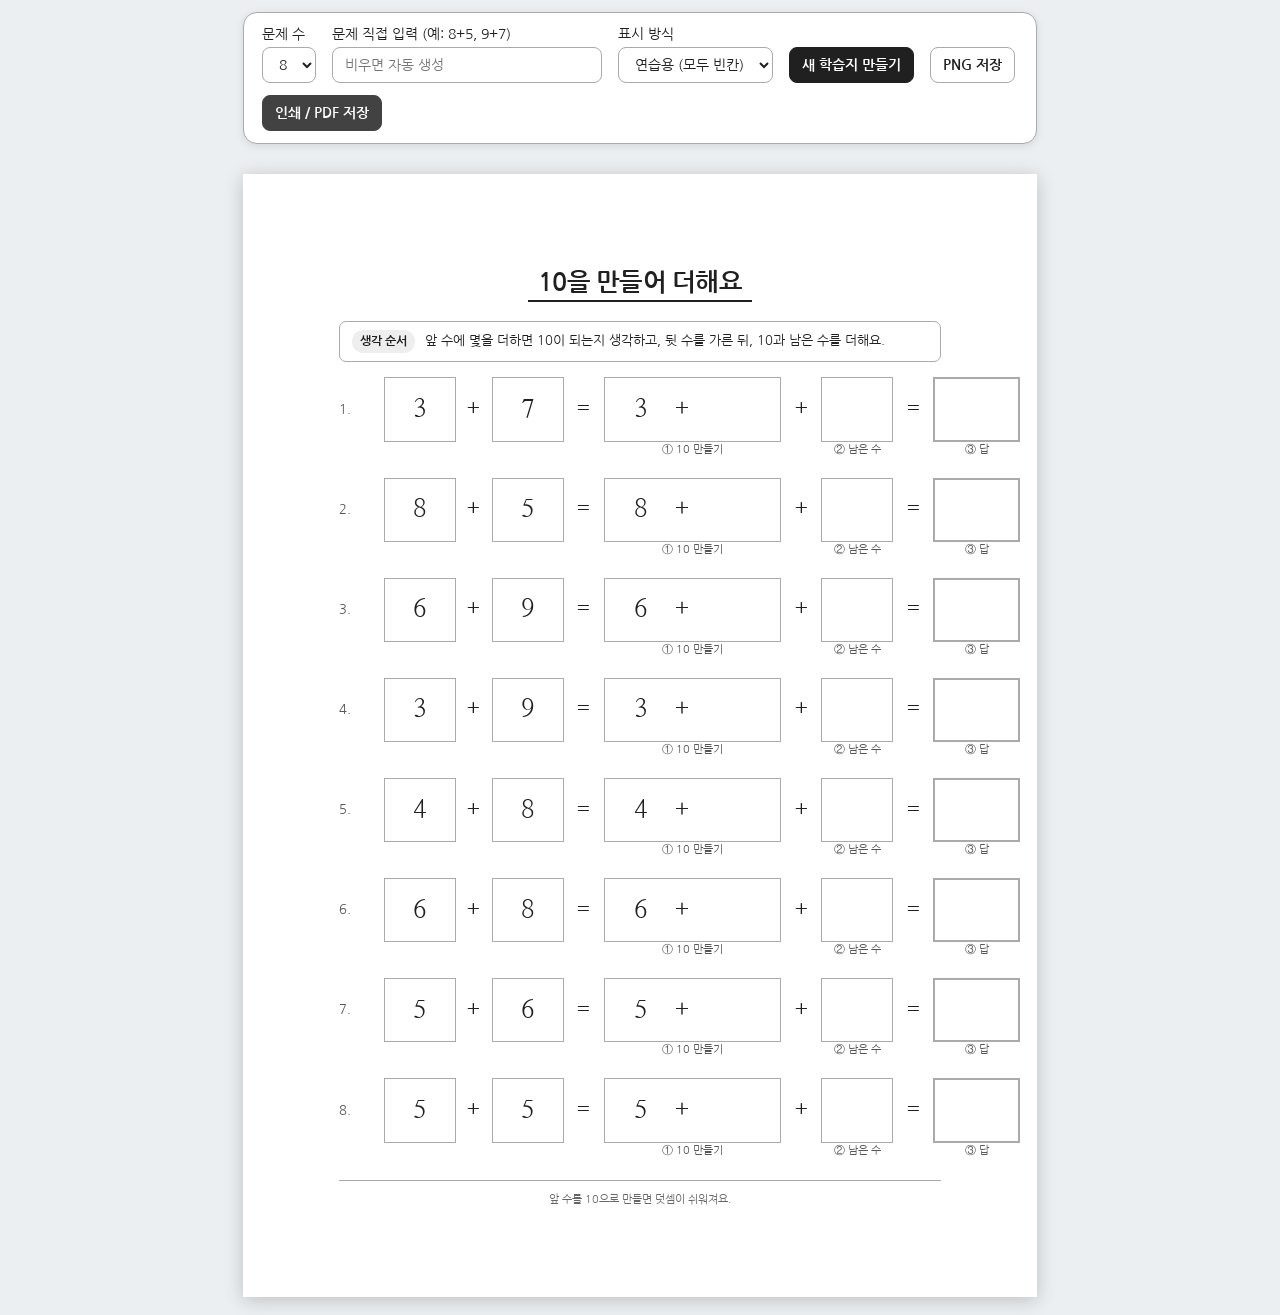
<file: src/materials/math/addition/single-digit-with-regrouping/index.html>
<!doctype html>
<html lang="ko">
  <head>
    <meta charset="utf-8" />
    <meta name="viewport" content="width=device-width, initial-scale=1" />
    <title>10을 만들어 더해요</title>
    <link rel="stylesheet" href="../../../../shared/styles/fonts.css" />
    <link rel="stylesheet" href="../../../../shared/styles/colors.css" />
    <link rel="stylesheet" href="../../../../shared/styles/toolbar.css" />
    <link rel="stylesheet" href="../../../../shared/styles/print.css" />
    <script defer src="../../../../shared/utils/print.js"></script>
    <script defer src="../../../../shared/utils/png-export.js"></script>
    <style>
      * {
        box-sizing: border-box;
      }

      body {
        margin: 0;
        color: var(--ink);
        background: var(--screen);
        font-family: var(--font-sans);
      }

      .sheet {
        margin: 18px auto;
        background: #fff;
        box-shadow: 0 3px 18px #0003;
      }

      header {
        position: relative;
        text-align: center;
      }
      h1 {
        display: inline-block;
        margin: 0;
        padding: 0 10px 5px;
        border-bottom: 2px solid var(--ink);
        font-size: 25px;
        letter-spacing: -0.03em;
      }
      .guide {
        display: flex;
        align-items: center;
        gap: 10px;
        margin: 5mm 0 4mm;
        padding: 8px 12px;
        border: 1px solid #aaa;
        border-radius: 7px;
        font-size: 13px;
        line-height: 1.45;
      }
      .guide strong {
        flex: none;
        padding: 3px 8px;
        border-radius: 999px;
        background: var(--gray-light);
        font-size: 12px;
      }

      #problems {
        display: grid;
        gap: 4.5mm;
      }
      .problem {
        display: grid;
        grid-template-columns: 10mm 19mm 6mm 19mm 7mm 47mm 7mm 19mm 7mm 23mm;
        grid-template-rows: 17mm 5mm;
        align-items: center;
        justify-content: center;
        column-gap: 1.8mm;
        break-inside: avoid;
      }
      .number,
      .work,
      .remainder,
      .answer {
        height: 17mm;
        display: flex;
        align-items: center;
        justify-content: center;
        border: 1.5px solid var(--line);
        background: #fff;
        font-size: 25px;
      }
      .index {
        font-size: 13px;
        color: #555;
      }
      .sign {
        text-align: center;
        font-size: 23px;
      }
      .work {
        gap: 7mm;
        border-width: 1.8px;
      }
      .work .fill {
        min-width: 9mm;
        text-align: center;
      }
      .answer {
        border-width: 2px;
      }
      .hint {
        align-self: start;
        text-align: center;
        color: #555;
        font-size: 11px;
        white-space: nowrap;
      }
      .make-ten {
        grid-column: 6;
      }
      .left-over {
        grid-column: 8;
      }
      .final-hint {
        grid-column: 10;
      }
      .filled {
        font-weight: 700;
      }

      .footer {
        margin-top: 5mm;
        border-top: 1px solid #aaa;
        padding-top: 3mm;
        text-align: center;
        color: #666;
        font-size: 11px;
      }

      .sheet.compact #problems {
        gap: 2.5mm;
      }
      .sheet.compact .problem {
        grid-template-rows: 15mm 4mm;
      }
      .sheet.compact .number,
      .sheet.compact .work,
      .sheet.compact .remainder,
      .sheet.compact .answer {
        height: 15mm;
      }

      @media (max-width: 820px) {
        .sheet {
          transform-origin: top left;
        }
      }
    </style>
  </head>
  <body>
    <section class="toolbar-shell" aria-label="학습지 설정" data-print-hidden>
      <div class="toolbar-card">
        <label
          >문제 수
          <select id="problemCount">
            <option>6</option>
            <option selected>8</option>
            <option>9</option>
          </select>
        </label>
        <label
          >문제 직접 입력 (예: 8+5, 9+7)
          <input
            id="customProblems"
            class="toolbar-input-wide"
            type="text"
            placeholder="비우면 자동 생성"
          />
        </label>
        <label
          >표시 방식
          <select id="displayMode">
            <option value="practice">연습용 (모두 빈칸)</option>
            <option value="example">첫 문제만 예시</option>
            <option value="answer">정답지</option>
          </select>
        </label>
        <button id="generateButton" class="primary" type="button">
          새 학습지 만들기
        </button>
        <button type="button" data-png-export>PNG 저장</button>
        <button id="printButton" type="button" data-print>
          인쇄 / PDF 저장
        </button>
      </div>
    </section>

    <main class="sheet" data-print-page data-png-filename="10을_만들어_더해요">
      <header>
        <h1>10을 만들어 더해요</h1>
      </header>

      <div class="guide">
        <strong>생각 순서</strong>
        앞 수에 몇을 더하면 10이 되는지 생각하고, 뒷 수를 가른 뒤, 10과 남은
        수를 더해요.
      </div>

      <section id="problems" aria-label="받아올림 덧셈 문제"></section>
      <div class="footer">앞 수를 10으로 만들면 덧셈이 쉬워져요.</div>
    </main>

    <script>
      const problemArea = document.querySelector("#problems");
      const countInput = document.querySelector("#problemCount");
      const customInput = document.querySelector("#customProblems");
      const modeInput = document.querySelector("#displayMode");

      function shuffled(array) {
        return [...array].sort(() => Math.random() - 0.5);
      }

      function makeProblemPool() {
        const pool = [];
        for (let first = 1; first <= 9; first += 1) {
          for (let second = 1; second <= 9; second += 1) {
            if (first + second >= 10) pool.push([first, second]);
          }
        }
        return shuffled(pool);
      }

      function parseCustomProblems() {
        const seen = new Set();
        return customInput.value
          .split(/[\n,]+/)
          .map((text) => text.trim().match(/^(\d)\s*\+\s*(\d)$/))
          .filter(Boolean)
          .map((match) => [Number(match[1]), Number(match[2])])
          .filter(
            ([a, b]) => a >= 1 && a <= 9 && b >= 1 && b <= 9 && a + b >= 10,
          )
          .filter(([a, b]) => {
            const key = `${a},${b}`;
            if (seen.has(key)) return false;
            seen.add(key);
            return true;
          });
      }

      function problemMarkup(first, second, index, showAnswer) {
        const toTen = 10 - first;
        const remainder = second - toTen;
        const answer = first + second;
        const value = (number) =>
          showAnswer
            ? `<span class="filled">${number}</span>`
            : "<span>&nbsp;</span>";

        return `
        <article class="problem">
          <div class="index">${index + 1}.</div>
          <div class="number number-text">${first}</div>
          <div class="sign number-text">+</div>
          <div class="number number-text">${second}</div>
          <div class="sign number-text">=</div>
          <div class="work number-text"><span>${first}</span><span>+</span><span class="fill">${value(toTen)}</span></div>
          <div class="sign number-text">+</div>
          <div class="remainder number-text">${value(remainder)}</div>
          <div class="sign number-text">=</div>
          <div class="answer number-text">${value(answer)}</div>
          <div class="hint make-ten">① 10 만들기</div>
          <div class="hint left-over">② 남은 수</div>
          <div class="hint final-hint">③ 답</div>
        </article>`;
      }

      function render() {
        const requestedCount = Number(countInput.value);
        const custom = parseCustomProblems();
        const problems = custom.length
          ? custom.slice(0, 9)
          : makeProblemPool().slice(0, requestedCount);
        const mode = modeInput.value;
        document
          .querySelector(".sheet")
          .classList.toggle("compact", problems.length === 9);
        problemArea.innerHTML = problems
          .map(([first, second], index) => {
            const showAnswer =
              mode === "answer" || (mode === "example" && index === 0);
            return problemMarkup(first, second, index, showAnswer);
          })
          .join("");
      }

      document
        .querySelector("#generateButton")
        .addEventListener("click", render);
      modeInput.addEventListener("change", render);
      countInput.addEventListener("change", render);
      render();
    </script>
  </body>
</html>
</file>
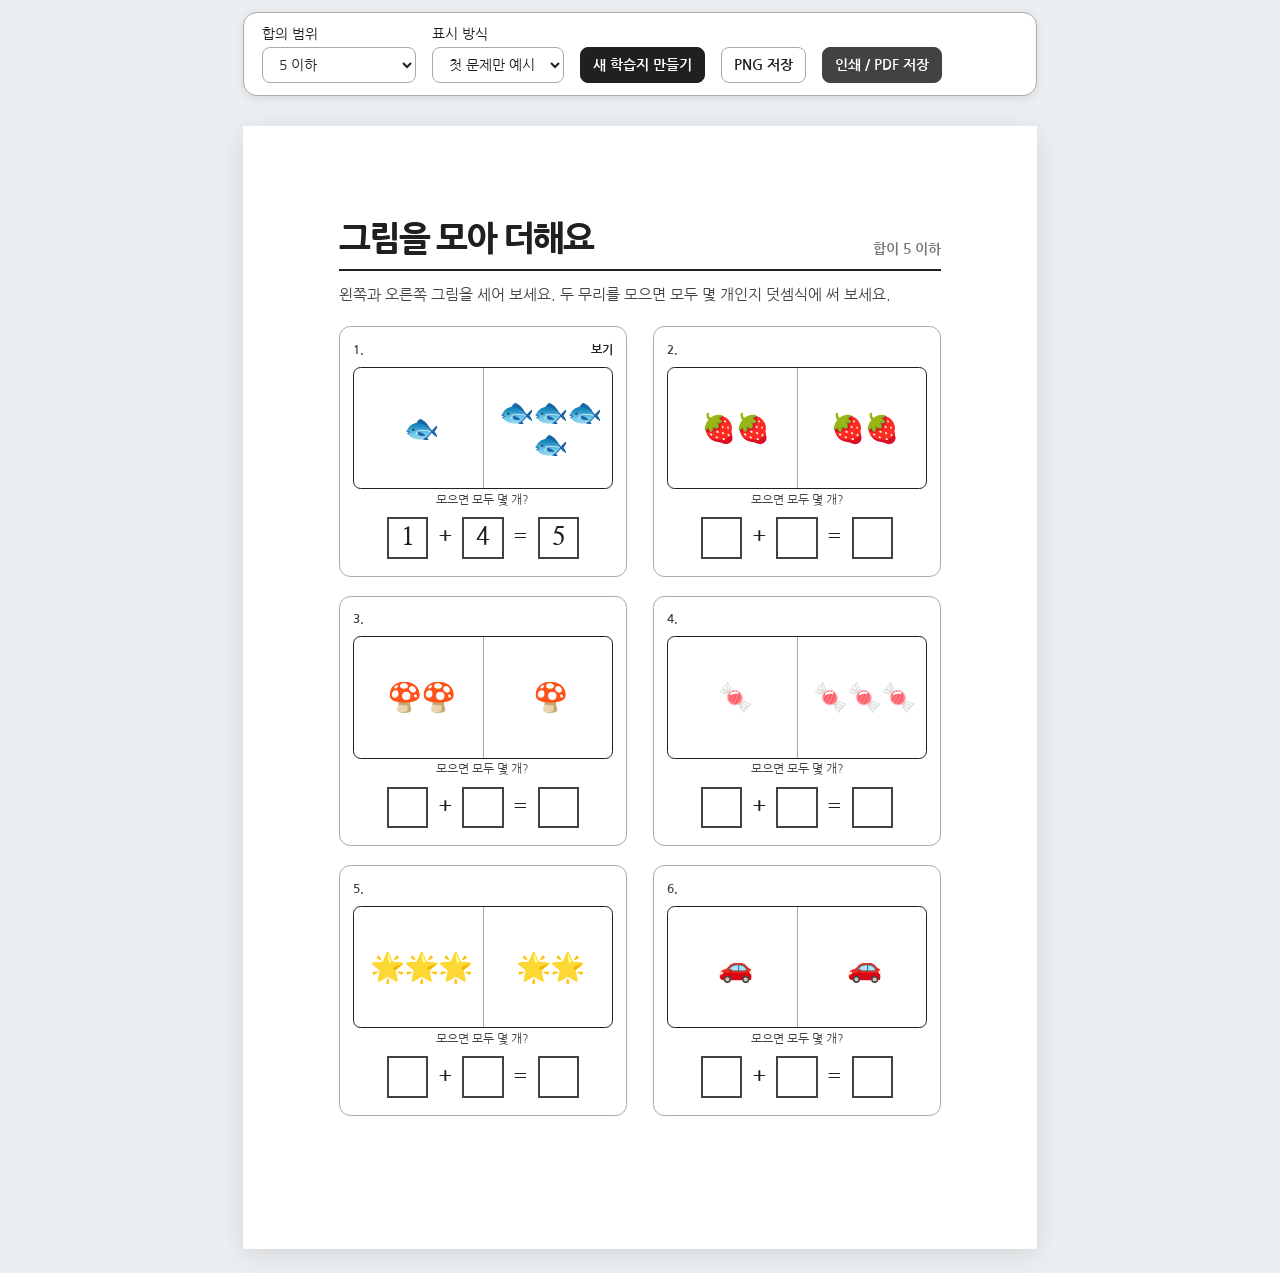
<file: src/materials/math/addition/single-digit-without-regrouping/index.html>
<!doctype html>
<html lang="ko">
  <head>
    <meta charset="UTF-8" />
    <meta name="viewport" content="width=device-width, initial-scale=1.0" />
    <title>그림을 모아 더해요</title>
    <link rel="stylesheet" href="../../../../shared/styles/fonts.css" />
    <link rel="stylesheet" href="../../../../shared/styles/colors.css" />
    <link rel="stylesheet" href="../../../../shared/styles/toolbar.css" />
    <link rel="stylesheet" href="../../../../shared/styles/print.css" />
    <script defer src="../../../../shared/utils/print.js"></script>
    <script defer src="../../../../shared/utils/png-export.js"></script>
    <style>
      * {
        box-sizing: border-box;
      }

      body {
        margin: 0;
        color: var(--ink);
        background: var(--screen);
        font-family: var(--font-sans);
      }

      .sheet {
        margin: 18px auto 24px;
        background: var(--paper);
        box-shadow: 0 6px 24px rgb(0 0 0 / 10%);
      }

      .header-row {
        display: flex;
        align-items: end;
        justify-content: space-between;
        gap: 8mm;
        padding-bottom: 3.5mm;
        border-bottom: 0.7mm solid var(--ink);
      }

      h1 {
        margin: 0;
        font-size: 9mm;
        font-weight: 800;
        line-height: 1;
        letter-spacing: -0.6mm;
      }

      .level-label {
        color: var(--gray);
        font-size: 3.6mm;
        font-weight: 700;
        white-space: nowrap;
      }

      .instruction {
        margin: 3.5mm 0 5mm;
        color: var(--gray-dark);
        font-size: 4mm;
        line-height: 1.5;
      }

      .problems {
        display: grid;
        grid-template-columns: repeat(2, minmax(0, 1fr));
        grid-template-rows: repeat(3, minmax(0, 1fr));
        gap: 5mm 7mm;
        height: 209mm;
      }

      .problem {
        display: flex;
        flex-direction: column;
        min-width: 0;
        padding: 3.5mm;
        border: 0.45mm solid var(--line);
        border-radius: 3mm;
        background: #fff;
        break-inside: avoid;
      }

      .problem-heading {
        display: flex;
        align-items: center;
        justify-content: space-between;
        min-height: 5mm;
        margin-bottom: 2mm;
        color: var(--gray-dark);
        font-size: 3.2mm;
        font-weight: 700;
      }

      .example-label {
        color: var(--ink);
      }

      .whole {
        display: grid;
        grid-template-columns: repeat(2, minmax(0, 1fr));
        align-items: stretch;
        flex: 1;
        min-height: 0;
        border: 0.5mm solid var(--ink);
        border-radius: 2mm;
      }

      .group {
        display: flex;
        flex-wrap: wrap;
        align-content: center;
        justify-content: center;
        min-height: 28mm;
        padding: 2mm;
        gap: 1mm;
      }

      .group + .group {
        border-left: 0.3mm solid var(--line);
      }

      .item {
        width: 8mm;
        text-align: center;
        font-size: 7.5mm;
        line-height: 1;
      }

      .whole-label {
        margin: 1mm 0 1.5mm;
        text-align: center;
        color: var(--gray-dark);
        font-size: 3.1mm;
      }

      .equation {
        display: flex;
        align-items: center;
        justify-content: center;
        gap: 2mm;
        min-height: 13mm;
      }

      .number-box {
        display: grid;
        place-items: center;
        width: 11mm;
        height: 11mm;
        border: 0.55mm solid var(--gray-dark);
        font-size: 6.5mm;
        font-weight: 700;
      }

      .operator {
        min-width: 5mm;
        text-align: center;
        font-size: 6mm;
        font-weight: 700;
      }

      @media (max-width: 820px) {
        .sheet {
          transform-origin: top left;
        }
      }
    </style>
  </head>
  <body>
    <nav class="toolbar-shell" aria-label="학습지 설정" data-print-hidden>
      <div class="toolbar-card">
        <label>
          합의 범위
          <select id="level">
            <option value="small" selected>5 이하</option>
            <option value="large">6~9</option>
            <option value="mixed">전체 섞기 (9 이하)</option>
          </select>
        </label>
        <label>
          표시 방식
          <select id="displayMode">
            <option value="example" selected>첫 문제만 예시</option>
            <option value="practice">모두 빈칸</option>
            <option value="answer">정답지</option>
          </select>
        </label>
        <button class="primary" type="button" id="newSheetButton">
          새 학습지 만들기
        </button>
        <button type="button" data-png-export>PNG 저장</button>
        <button type="button" data-print>인쇄 / PDF 저장</button>
      </div>
    </nav>

    <main
      class="sheet"
      data-print-page
      data-png-filename="그림을_모아_더해요"
    >
      <header class="header-row">
        <h1>그림을 모아 더해요</h1>
        <span class="level-label" id="levelLabel"></span>
      </header>
      <p class="instruction">
        왼쪽과 오른쪽 그림을 세어 보세요. 두 무리를 모으면 모두 몇 개인지
        덧셈식에 써 보세요.
      </p>
      <section class="problems" id="problems" aria-label="그림 덧셈 문제"></section>
    </main>

    <script>
      const symbolPool = [
        "🧸",
        "🍪",
        "⭐",
        "🍬",
        "🌲",
        "🐟",
        "🌼",
        "🍓",
        "🍄",
        "🐞",
        "🐠",
        "🌟",
        "🍎",
        "🚗",
        "🌈",
        "🎈",
      ];

      const levelInput = document.querySelector("#level");
      const modeInput = document.querySelector("#displayMode");
      const problemArea = document.querySelector("#problems");
      const levelLabel = document.querySelector("#levelLabel");
      let problems = [];

      function shuffle(values) {
        const result = [...values];
        for (let index = result.length - 1; index > 0; index -= 1) {
          const randomIndex = Math.floor(Math.random() * (index + 1));
          [result[index], result[randomIndex]] = [
            result[randomIndex],
            result[index],
          ];
        }
        return result;
      }

      function makePool(minSum, maxSum) {
        const pool = [];
        for (let first = 1; first <= 8; first += 1) {
          for (let second = first; second <= 8; second += 1) {
            const sum = first + second;
            if (sum >= minSum && sum <= maxSum) {
              pool.push({ first, second });
            }
          }
        }
        return shuffle(pool);
      }

      function generateProblems() {
        const level = levelInput.value;
        const small = makePool(2, 5);
        const large = makePool(6, 9);
        const selected =
          level === "small"
            ? small
            : level === "large"
              ? large.slice(0, 6)
              : shuffle([...small.slice(0, 3), ...large.slice(0, 3)]);
        const symbols = shuffle(symbolPool);
        problems = selected.map(({ first, second }, index) => {
          const reverse = Math.random() < 0.5;
          return {
            first: reverse ? second : first,
            second: reverse ? first : second,
            symbol: symbols[index],
          };
        });
        render();
      }

      function createGroup(symbol, count) {
        const group = document.createElement("div");
        group.className = "group";
        for (let index = 0; index < count; index += 1) {
          const item = document.createElement("span");
          item.className = "item";
          item.textContent = symbol;
          item.setAttribute("aria-hidden", "true");
          group.append(item);
        }
        return group;
      }

      function createNumberBox(number, showAnswer) {
        const box = document.createElement("span");
        box.className = "number-box number-text";
        box.textContent = showAnswer ? number : "";
        return box;
      }

      function createProblem(problem, index) {
        const showAnswer =
          modeInput.value === "answer" ||
          (modeInput.value === "example" && index === 0);
        const card = document.createElement("article");
        card.className = "problem";
        card.setAttribute(
          "aria-label",
          `${problem.first}개와 ${problem.second}개를 모으는 문제`,
        );

        const heading = document.createElement("div");
        heading.className = "problem-heading";
        const indexLabel = document.createElement("span");
        indexLabel.textContent = `${index + 1}.`;
        const exampleLabel = document.createElement("span");
        exampleLabel.className = "example-label";
        exampleLabel.textContent =
          modeInput.value === "example" && index === 0 ? "보기" : "";
        heading.append(indexLabel, exampleLabel);

        const whole = document.createElement("div");
        whole.className = "whole";
        whole.append(
          createGroup(problem.symbol, problem.first),
          createGroup(problem.symbol, problem.second),
        );

        const wholeLabel = document.createElement("div");
        wholeLabel.className = "whole-label";
        wholeLabel.textContent = "모으면 모두 몇 개?";

        const equation = document.createElement("div");
        equation.className = "equation";
        const add = document.createElement("span");
        add.className = "operator number-text";
        add.textContent = "+";
        const equals = document.createElement("span");
        equals.className = "operator number-text";
        equals.textContent = "=";
        equation.append(
          createNumberBox(problem.first, showAnswer),
          add,
          createNumberBox(problem.second, showAnswer),
          equals,
          createNumberBox(problem.first + problem.second, showAnswer),
        );

        card.append(heading, whole, wholeLabel, equation);
        return card;
      }

      function render() {
        const labels = {
          small: "합이 5 이하",
          large: "합이 6~9",
          mixed: "합이 9 이하",
        };
        levelLabel.textContent = labels[levelInput.value];
        problemArea.replaceChildren(...problems.map(createProblem));
      }

      document
        .querySelector("#newSheetButton")
        .addEventListener("click", generateProblems);
      levelInput.addEventListener("change", generateProblems);
      modeInput.addEventListener("change", render);
      generateProblems();
    </script>
  </body>
</html>
</file>
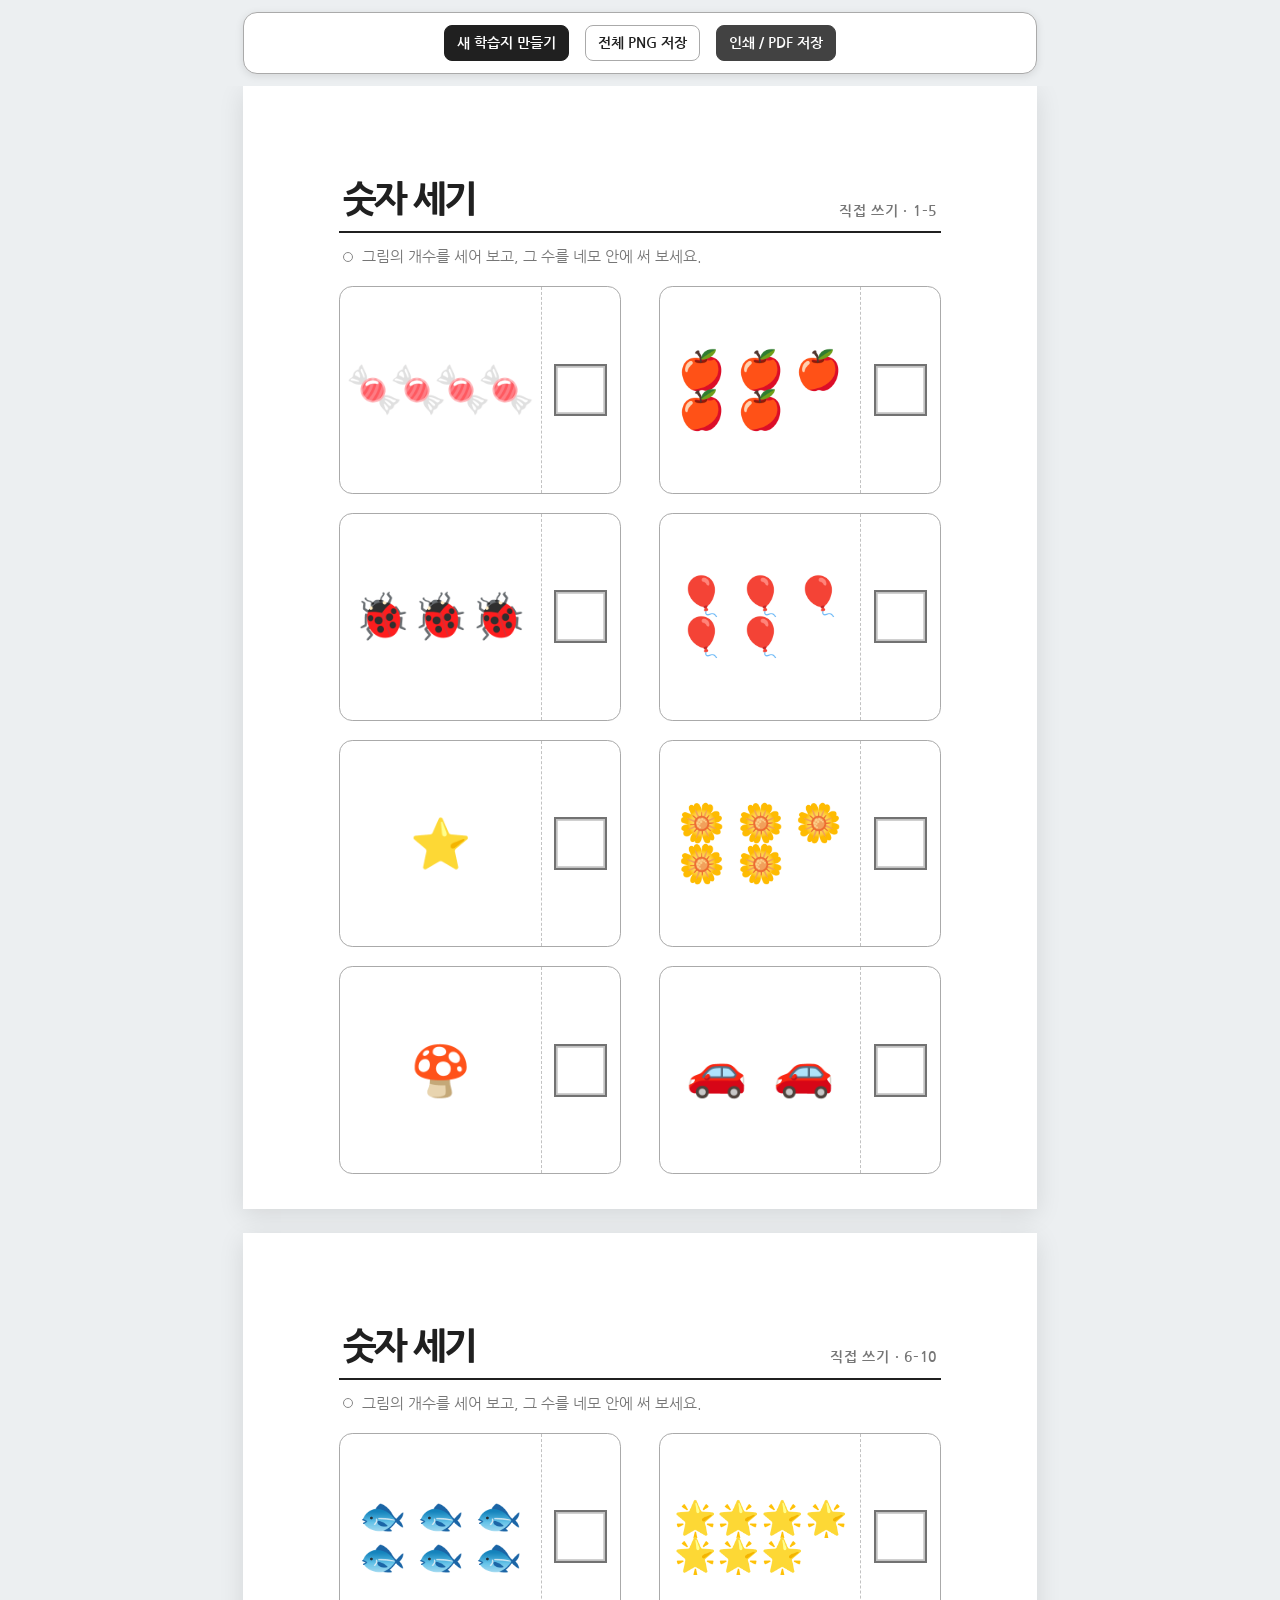
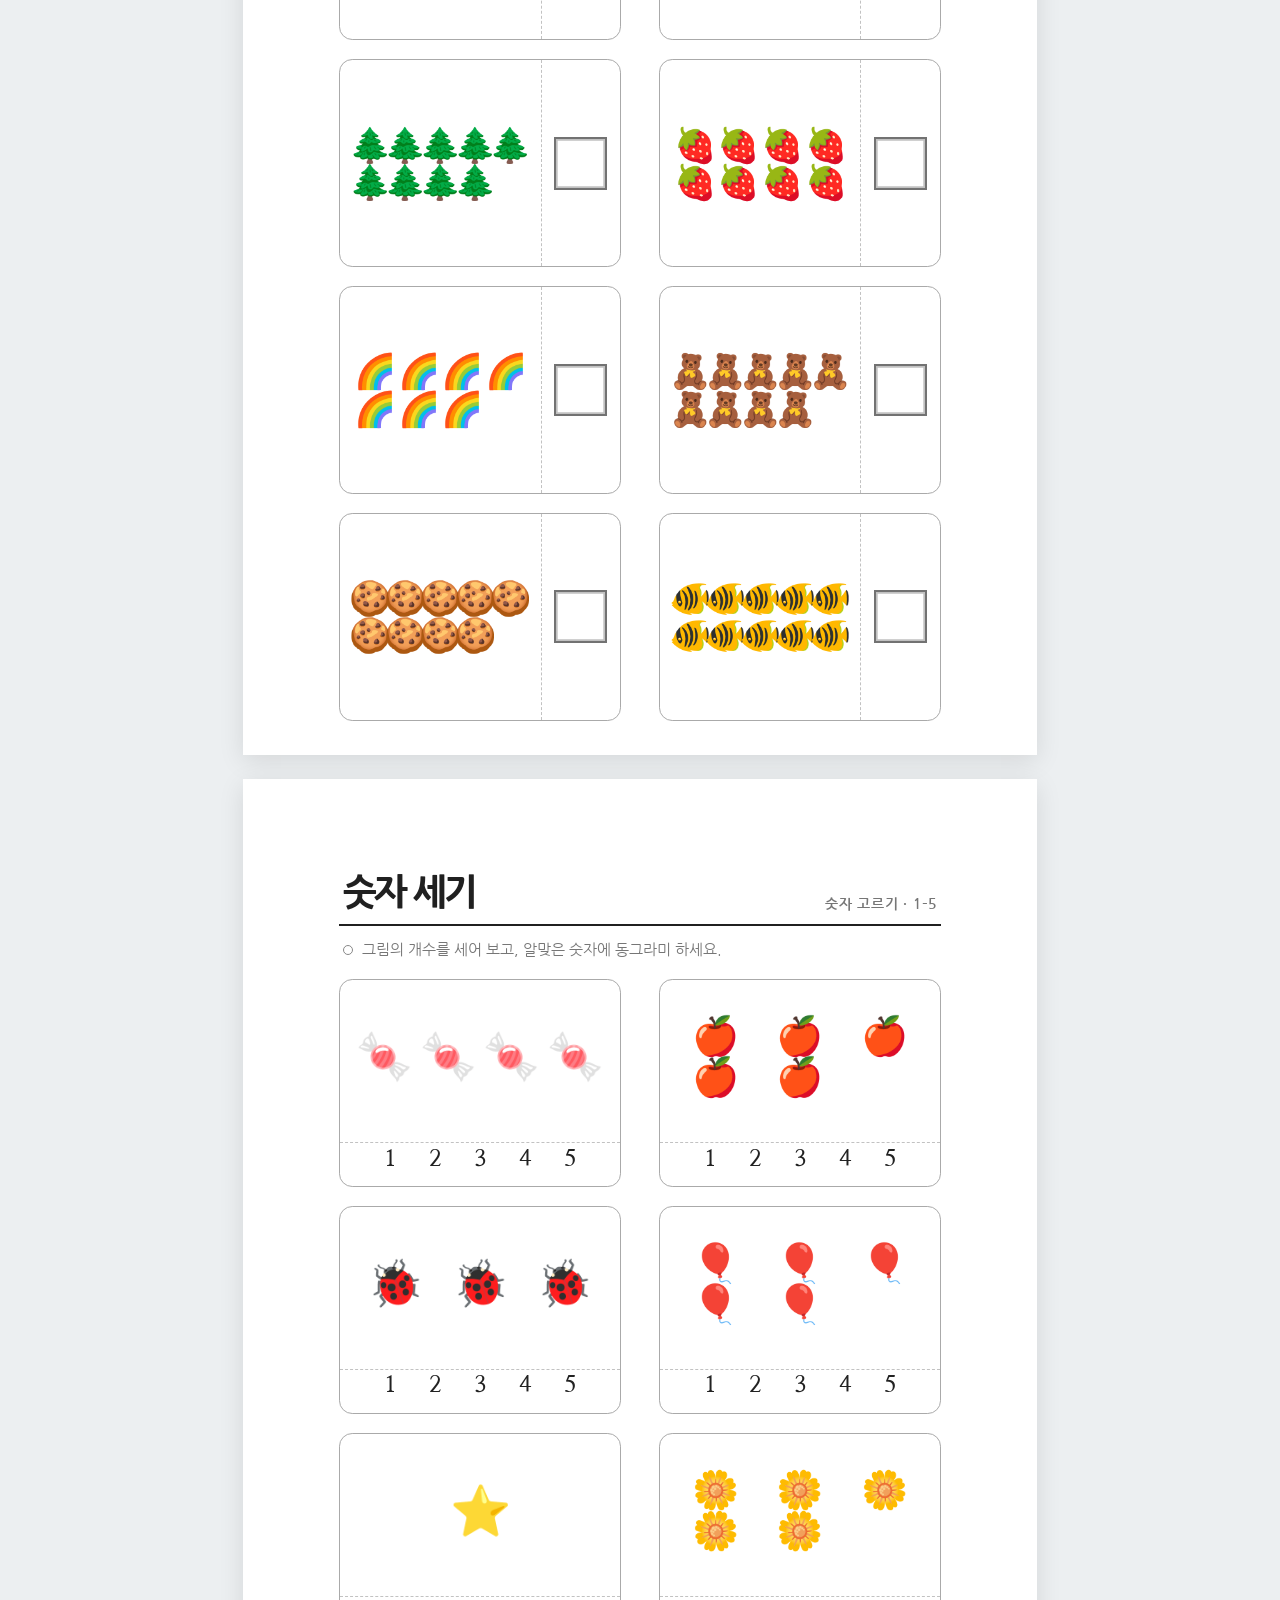
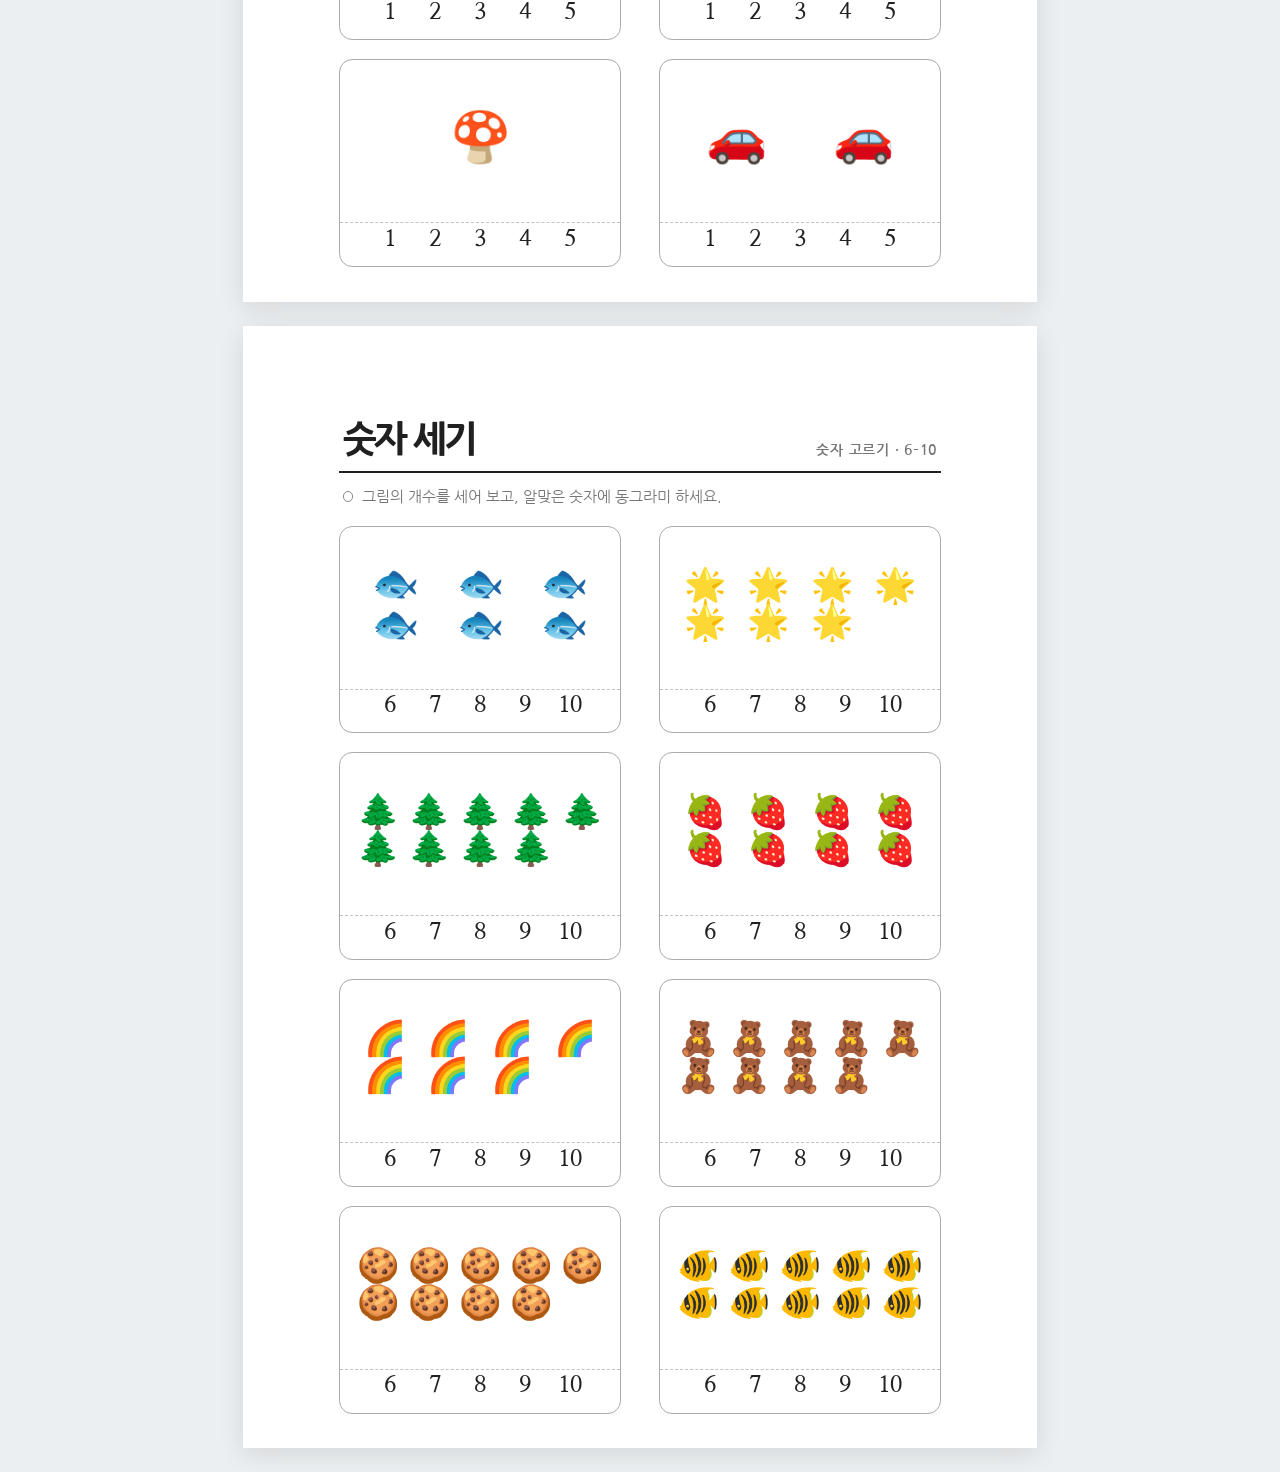
<file: src/materials/math/number-sense/counting-to-10/index.html>
<!doctype html>
<html lang="ko">
  <head>
    <meta charset="UTF-8" />
    <meta name="viewport" content="width=device-width, initial-scale=1.0" />
    <title>숫자 세기 학습지</title>
    <link rel="stylesheet" href="../../../../shared/styles/fonts.css" />
    <link rel="stylesheet" href="../../../../shared/styles/colors.css" />
    <link rel="stylesheet" href="../../../../shared/styles/toolbar.css" />
    <link rel="stylesheet" href="../../../../shared/styles/print.css" />
    <script defer src="../../../../shared/utils/print.js"></script>
    <script defer src="../../../../shared/utils/png-export.js"></script>
    <style>
      * {
        box-sizing: border-box;
      }
      body {
        margin: 0;
        color: var(--ink);
        background: var(--screen);
        font-family: var(--font-sans);
      }
      .sheet {
        position: relative;
        margin: 0 auto 24px;
        background: var(--paper);
        box-shadow: 0 6px 24px rgb(0 0 0 / 10%);
        break-after: page;
      }
      .sheet:last-child {
        break-after: auto;
      }
      .header-row {
        display: flex;
        align-items: end;
        justify-content: space-between;
        padding: 0 1mm 3.5mm;
        border-bottom: 0.7mm solid var(--ink);
      }
      h1 {
        margin: 0;
        font-size: 9.5mm;
        font-weight: 800;
        line-height: 1;
        letter-spacing: -0.7mm;
      }
      .page-label {
        color: var(--gray);
        font-size: 3.7mm;
        font-weight: 700;
        letter-spacing: 0.2mm;
      }
      .export-page {
        position: absolute;
        top: 5mm;
        right: 12mm;
        transform: translateY(-100%);
        border: 1px solid #bbb;
        border-radius: 999px;
        padding: 6px 12px;
        color: #444;
        background: #fff;
        font: 700 12px inherit;
        cursor: pointer;
      }
      .instruction {
        margin: 3.5mm 1mm 4.5mm;
        color: var(--gray);
        font-size: 4mm;
        line-height: 1.5;
      }
      .instruction::before {
        content: "";
        display: inline-block;
        width: 2.2mm;
        height: 2.2mm;
        margin-right: 2.2mm;
        border: 0.4mm solid #888;
        border-radius: 50%;
        vertical-align: 0.1mm;
      }
      .questions {
        display: grid;
        grid-template-columns: repeat(2, minmax(0, 1fr));
        grid-template-rows: repeat(4, 1fr);
        gap: 5mm 10mm;
        height: 235mm;
      }
      .question {
        display: grid;
        align-items: center;
        min-height: 0;
        border: 0.45mm solid var(--line);
        border-radius: 3.5mm;
        background: #fff;
      }
      .question.write {
        grid-template-columns: minmax(0, 1fr) 21mm;
      }
      .question.choose {
        grid-template-rows: minmax(0, 1fr) 14mm;
      }
      .items {
        display: grid;
        grid-template-columns: repeat(var(--columns), minmax(0, 1fr));
        place-content: center;
        place-items: center;
        align-self: stretch;
        gap: 0.8mm 1.2mm;
        min-width: 0;
        min-height: 0;
        padding: 3.5mm 4mm;
      }
      .item {
        display: grid;
        place-items: center;
        font-size: var(--item-size);
        line-height: 1;
      }
      .answer-area {
        display: grid;
        place-items: center;
        align-self: stretch;
        border-left: 0.35mm dashed #c2c2c2;
      }
      .answer-box {
        width: 14mm;
        height: 14mm;
        border: 0.55mm solid #727272;
        background: #fff;
        box-shadow: inset 0 0 0 0.45mm #c1c1c1;
      }
      .choices {
        display: grid;
        grid-template-columns: repeat(5, 1fr);
        place-items: center;
        gap: 1.5mm;
        padding: 1.5mm 8mm;
        border-top: 0.35mm dashed #c2c2c2;
      }
      .choice {
        display: grid;
        place-items: center;
        color: #222;
        font-size: 6mm;
        font-weight: 700;
        line-height: 1;
      }
    </style>
  </head>
  <body>
    <nav class="toolbar-shell" aria-label="학습지 메뉴" data-print-hidden>
      <div class="toolbar-card toolbar-card--center">
        <button class="primary" type="button" id="newSheetButton">
          새 학습지 만들기
        </button>
        <button type="button" data-png-export>전체 PNG 저장</button>
        <button type="button" data-print>인쇄 / PDF 저장</button>
      </div>
    </nav>
    <main id="worksheets"></main>
    <script>
      // 그림 목록을 수정하면 자동 생성 문제에 반영됩니다.
      const symbolPool = [
        "🧸",
        "🍪",
        "⭐",
        "🍬",
        "🌲",
        "🐟",
        "🌼",
        "🍓",
        "🍄",
        "🐞",
        "🐠",
        "🌟",
        "🍎",
        "🚗",
        "🌈",
        "🎈",
      ];

      function shuffle(values) {
        const result = [...values];
        for (let i = result.length - 1; i > 0; i -= 1) {
          const j = Math.floor(Math.random() * (i + 1));
          [result[i], result[j]] = [result[j], result[i]];
        }
        return result;
      }

      function getQuestionLayout(count) {
        if (count <= 2) return { columns: count, size: 13 };
        if (count <= 4) return { columns: count, size: 12 };
        if (count <= 6) return { columns: 3, size: 10 };
        if (count <= 8) return { columns: 4, size: 9 };
        return { columns: 5, size: 9 };
      }

      function generateRangeCounts(min, max) {
        const counts = Array.from(
          { length: max - min + 1 },
          (_, index) => min + index,
        );
        while (counts.length < 8) {
          counts.push(min + Math.floor(Math.random() * (max - min + 1)));
        }
        return shuffle(counts);
      }

      function generateQuestions() {
        const counts = [
          ...generateRangeCounts(1, 5),
          ...generateRangeCounts(6, 10),
        ];
        const symbols = shuffle(symbolPool);
        return counts.map((count, index) => ({
          symbol: symbols[index % symbols.length],
          count,
          ...getQuestionLayout(count),
        }));
      }

      // 새로고침할 때 한 번 생성되며 두 학습지가 같은 문항을 공유합니다.
      const worksheetData = {
        title: "숫자 세기",
        writeInstruction:
          "그림의 개수를 세어 보고, 그 수를 네모 안에 써 보세요.",
        chooseInstruction:
          "그림의 개수를 세어 보고, 알맞은 숫자에 동그라미 하세요.",
        questions: generateQuestions(),
      };

      const pageRanges = [
        { label: "1–5", min: 1, max: 5 },
        { label: "6–10", min: 6, max: 10 },
      ];

      function createItems(question) {
        const items = document.createElement("div");
        items.className = "items";
        items.style.setProperty("--columns", question.columns ?? 5);
        items.style.setProperty("--item-size", `${question.size ?? 11}mm`);
        for (let i = 0; i < question.count; i += 1) {
          const item = document.createElement("span");
          item.className = "item";
          item.textContent = question.symbol;
          item.setAttribute("aria-hidden", "true");
          items.append(item);
        }
        return items;
      }

      function createQuestion(question, mode, range) {
        const card = document.createElement("article");
        card.className = `question ${mode}`;
        card.setAttribute("aria-label", `${question.count}개 그림 문제`);
        card.append(createItems(question));
        if (mode === "write") {
          const answerArea = document.createElement("div");
          answerArea.className = "answer-area";
          const answer = document.createElement("span");
          answer.className = "answer-box";
          answer.setAttribute("aria-label", "답 쓰는 칸");
          answerArea.append(answer);
          card.append(answerArea);
        } else {
          const choices = document.createElement("div");
          choices.className = "choices";
          for (let number = range.min; number <= range.max; number += 1) {
            const choice = document.createElement("span");
            choice.className = "choice number-text";
            choice.textContent = number;
            choices.append(choice);
          }
          card.append(choices);
        }
        return card;
      }

      function createPage(mode, range) {
        const page = document.createElement("section");
        page.className = "sheet";
        page.setAttribute("data-print-page", "");
        page.dataset.mode = mode;
        page.dataset.range = range.label;
        const modeName = mode === "write" ? "직접쓰기" : "숫자고르기";
        page.dataset.pngFilename = `숫자세기_${modeName}_${range.label.replace("–", "-")}`;
        const header = document.createElement("header");
        header.className = "header-row";
        const title = document.createElement("h1");
        title.textContent = worksheetData.title;
        const label = document.createElement("span");
        label.className = "page-label";
        label.textContent = `${mode === "write" ? "직접 쓰기" : "숫자 고르기"} · ${range.label}`;
        header.append(title, label);
        const instruction = document.createElement("p");
        instruction.className = "instruction";
        instruction.textContent =
          mode === "write"
            ? worksheetData.writeInstruction
            : worksheetData.chooseInstruction;
        const questions = document.createElement("div");
        questions.className = "questions";
        worksheetData.questions
          .filter(
            (question) =>
              question.count >= range.min && question.count <= range.max,
          )
          .forEach((question) =>
            questions.append(createQuestion(question, mode, range)),
          );
        page.append(header, instruction, questions);
        return page;
      }

      function renderWorksheets() {
        const container = document.querySelector("#worksheets");
        const pages = [];
        for (const mode of ["write", "choose"]) {
          for (const range of pageRanges) pages.push(createPage(mode, range));
        }
        container.replaceChildren(...pages);
      }

      renderWorksheets();
      document
        .querySelector("#newSheetButton")
        .addEventListener("click", () => {
          worksheetData.questions = generateQuestions();
          renderWorksheets();
        });
    </script>
  </body>
</html>
</file>
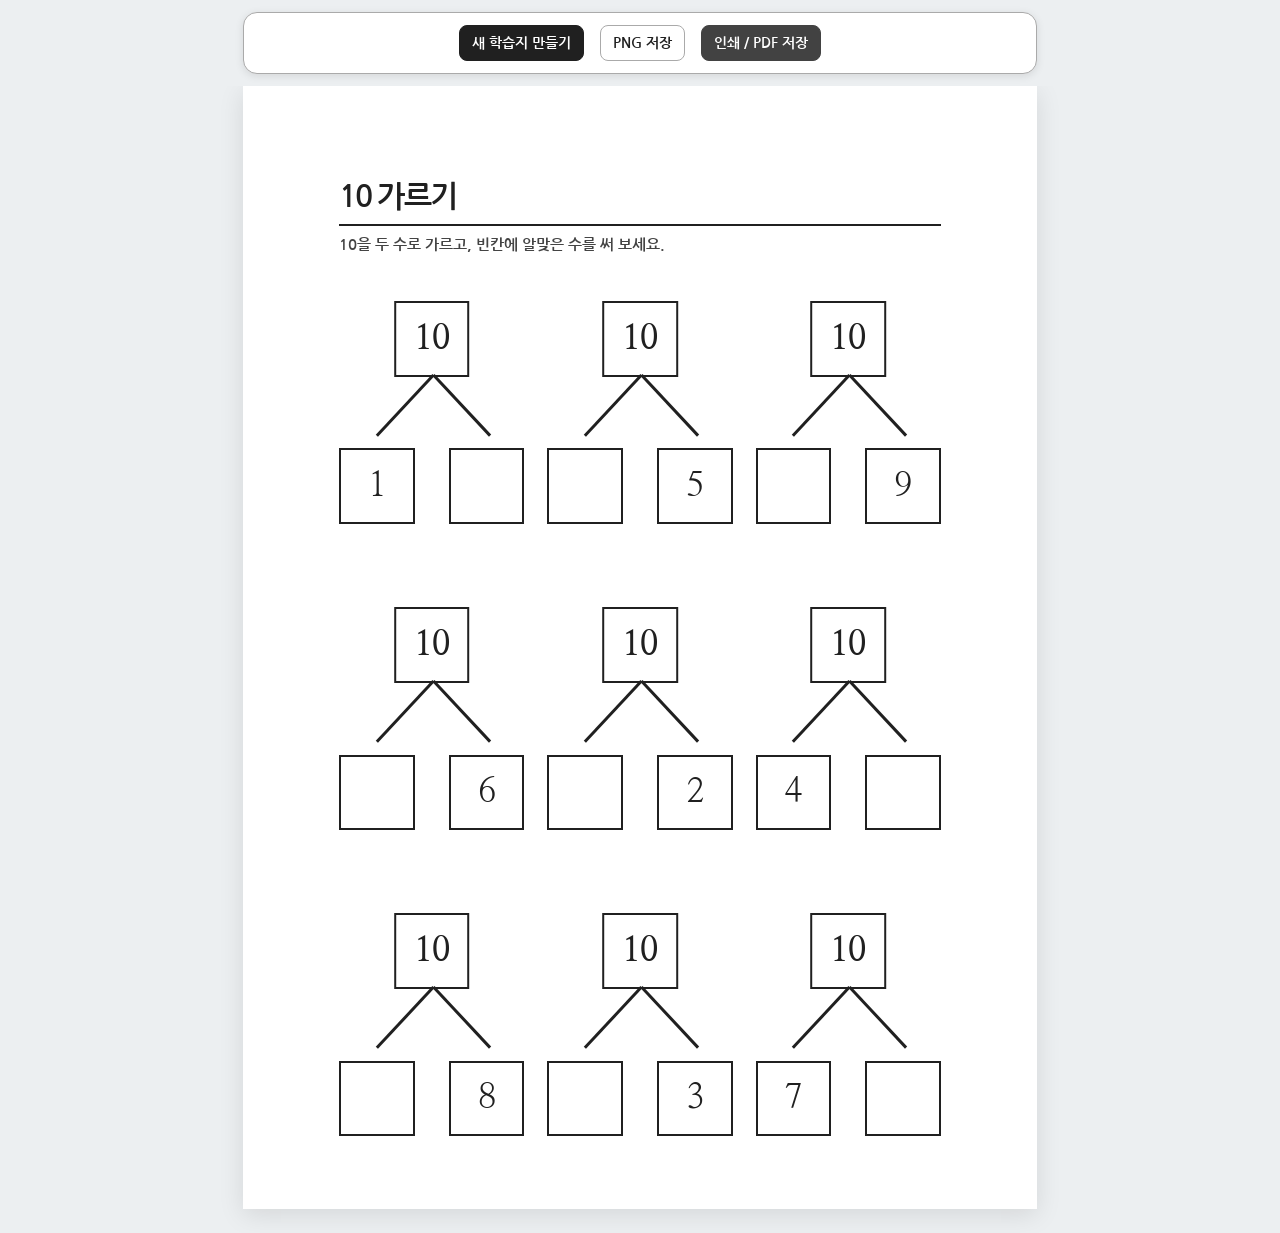
<file: src/materials/math/number-sense/number-bonds-to-10/index.html>
<!doctype html>
<html lang="ko">
  <head>
    <meta charset="UTF-8" />
    <meta name="viewport" content="width=device-width, initial-scale=1.0" />
    <title>10 가르기 문제지</title>
    <link rel="stylesheet" href="../../../../shared/styles/fonts.css" />
    <link rel="stylesheet" href="../../../../shared/styles/colors.css" />
    <link rel="stylesheet" href="../../../../shared/styles/toolbar.css" />
    <link rel="stylesheet" href="../../../../shared/styles/print.css" />
    <script defer src="../../../../shared/utils/print.js"></script>
    <script defer src="../../../../shared/utils/png-export.js"></script>
    <style>
      :root {
        --box-size: 20mm;
        --line-width: 0.75mm;
      }

      * {
        box-sizing: border-box;
      }

      body {
        margin: 0;
        color: var(--ink);
        background: var(--screen);
        font-family: var(--font-sans);
      }

      .sheet {
        margin: 0 auto 24px;
        background: var(--paper);
        box-shadow: 0 6px 24px rgb(0 0 0 / 10%);
      }

      .sheet-header {
        padding-bottom: 3mm;
        border-bottom: 0.7mm solid var(--ink);
      }

      h1 {
        margin: 0;
        font-size: 8mm;
        line-height: 1;
        letter-spacing: -0.5mm;
      }

      .instruction {
        margin: 3mm 0 4mm;
        color: #444;
        font-size: 4mm;
        font-weight: 700;
      }

      .problems {
        display: grid;
        grid-template-columns: repeat(3, 1fr);
        grid-template-rows: repeat(3, 1fr);
        gap: 4mm 6mm;
        height: 239mm;
      }

      .problem {
        position: relative;
        display: grid;
        place-items: center;
        min-width: 0;
      }

      .bond {
        position: relative;
        width: 49mm;
        height: 59mm;
      }

      .box {
        position: absolute;
        display: grid;
        place-items: center;
        width: var(--box-size);
        height: var(--box-size);
        border: var(--line-width) solid var(--ink);
        background: #fff;
        font-size: 9mm;
        font-weight: 500;
        line-height: 1;
      }

      .whole {
        top: 0;
        left: 50%;
        transform: translateX(-50%);
        font-weight: 700;
      }

      .part-left {
        bottom: 0;
        left: 0;
      }
      .part-right {
        right: 0;
        bottom: 0;
      }

      .branch {
        position: absolute;
        top: 19.5mm;
        left: 50%;
        width: 0.75mm;
        height: 22mm;
        background: var(--ink);
        transform-origin: top center;
        z-index: 0;
      }

      .branch-left {
        transform: rotate(43deg);
      }
      .branch-right {
        transform: rotate(-43deg);
      }

      .part-left,
      .part-right {
        z-index: 1;
      }

      @media (max-width: 800px) {
        .sheet {
          transform-origin: top left;
        }
      }
    </style>
  </head>
  <body>
    <nav class="toolbar-shell" aria-label="문제지 메뉴" data-print-hidden>
      <div class="toolbar-card toolbar-card--center">
        <button class="primary" type="button" id="shuffleButton">
          새 학습지 만들기
        </button>
        <button type="button" data-png-export>PNG 저장</button>
        <button type="button" data-print>인쇄 / PDF 저장</button>
      </div>
    </nav>

    <main class="sheet" data-print-page data-png-filename="10_가르기_문제지">
      <header class="sheet-header">
        <h1>10 가르기</h1>
      </header>

      <p class="instruction">
        10을 두 수로 가르고, 빈칸에 알맞은 수를 써 보세요.
      </p>
      <section
        class="problems"
        id="problems"
        aria-label="10 가르기 문제"
      ></section>
    </main>

    <template id="problemTemplate">
      <article class="problem">
        <div class="bond">
          <span class="box whole number-text">10</span>
          <span class="branch branch-left" aria-hidden="true"></span>
          <span class="branch branch-right" aria-hidden="true"></span>
          <span class="box part-left number-text"></span>
          <span class="box part-right number-text"></span>
        </div>
      </article>
    </template>

    <script>
      const problemValues = [1, 2, 3, 4, 5, 6, 7, 8, 9];

      function shuffle(values) {
        const result = [...values];
        for (let i = result.length - 1; i > 0; i -= 1) {
          const j = Math.floor(Math.random() * (i + 1));
          [result[i], result[j]] = [result[j], result[i]];
        }
        return result;
      }

      function renderProblems() {
        const container = document.querySelector("#problems");
        const template = document.querySelector("#problemTemplate");
        const fragment = document.createDocumentFragment();

        shuffle(problemValues).forEach((value, index) => {
          const problem = template.content.firstElementChild.cloneNode(true);
          const showOnLeft = Math.random() < 0.5;
          const filledBox = problem.querySelector(
            showOnLeft ? ".part-left" : ".part-right",
          );

          filledBox.textContent = value;
          problem.setAttribute(
            "aria-label",
            `10을 가르는 ${index + 1}번 문제, 주어진 수 ${value}`,
          );
          fragment.append(problem);
        });

        container.replaceChildren(fragment);
      }

      document
        .querySelector("#shuffleButton")
        .addEventListener("click", renderProblems);
      renderProblems();
    </script>
  </body>
</html>
</file>
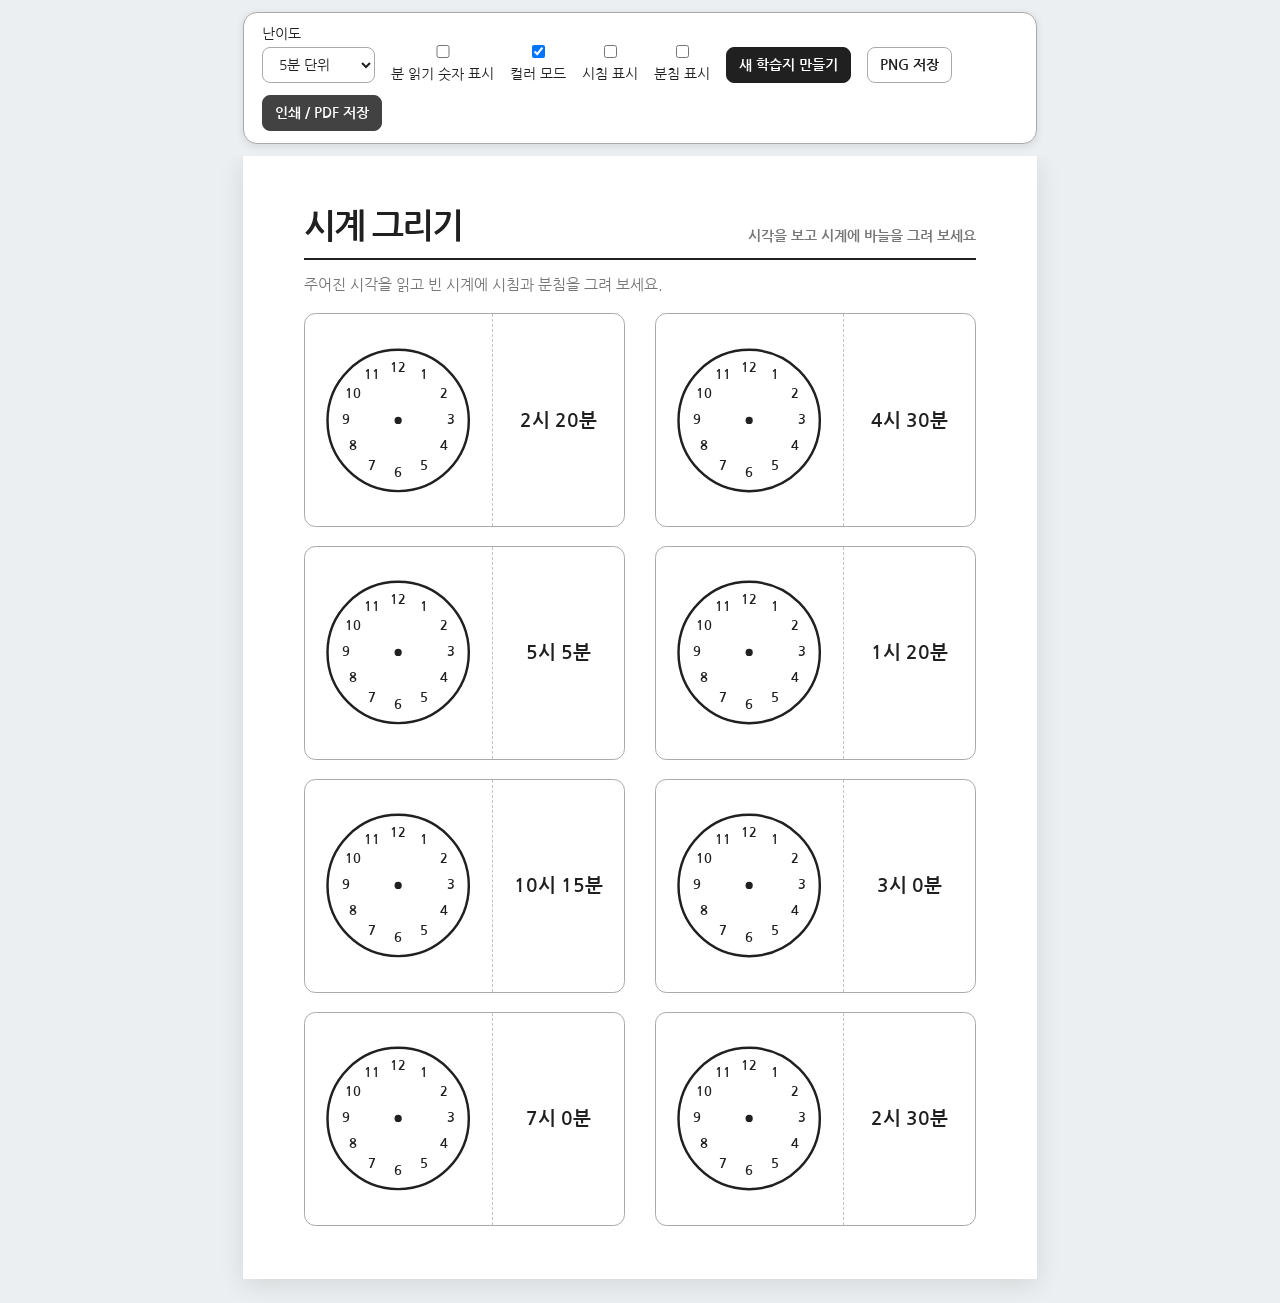
<file: src/materials/math/time/clock-drawing/index.html>
<!doctype html>
<html lang="ko">
  <head>
    <meta charset="UTF-8" />
    <meta name="viewport" content="width=device-width, initial-scale=1.0" />
    <title>시계 그리기 학습지</title>
    <link rel="stylesheet" href="../../../../shared/styles/fonts.css" />
    <link rel="stylesheet" href="../../../../shared/styles/colors.css" />
    <link rel="stylesheet" href="../../../../shared/styles/toolbar.css" />
    <link rel="stylesheet" href="../../../../shared/styles/print.css" />
    <script defer src="../../../../shared/utils/png-export.js"></script>
    <style>
      :root {
        --print-page-margin-block: 14mm;
        --print-page-margin-inline: 16mm;
      }

      * {
        box-sizing: border-box;
      }

      body {
        margin: 0;
        color: var(--ink);
        background: var(--screen);
        font-family: var(--font-sans);
      }

      .toolbar-option {
        display: flex;
        align-items: center;
        gap: 6px;
        min-height: 36px;
      }

      .toolbar-option input {
        min-height: auto;
        padding: 0;
      }

      .sheet {
        position: relative;
        display: flex;
        flex-direction: column;
        width: var(--print-page-width);
        height: var(--print-page-height);
        margin: 0 auto 24px;
        padding: var(--print-page-margin-block) var(--print-page-margin-inline);
        background: var(--paper);
        box-shadow: 0 6px 24px rgb(0 0 0 / 10%);
        break-after: page;
      }

      h1 {
        margin: 0;
        font-size: 9mm;
        line-height: 1;
        letter-spacing: -0.5mm;
      }

      .header {
        display: flex;
        align-items: end;
        justify-content: space-between;
        padding-bottom: 4mm;
        border-bottom: 0.7mm solid var(--ink);
      }

      .sub {
        color: var(--gray);
        font-size: 3.7mm;
        font-weight: 700;
      }

      .instruction {
        margin: 4mm 0 5mm;
        color: var(--gray);
        font-size: 4mm;
      }

      .questions {
        display: grid;
        flex: 1;
        grid-template-columns: repeat(2, 1fr);
        grid-template-rows: repeat(4, 1fr);
        gap: 5mm 8mm;
        min-height: 0;
      }

      .question {
        display: grid;
        grid-template-columns: 1fr 35mm;
        align-items: center;
        min-height: 0;
        border: 0.45mm solid var(--line);
        border-radius: 3mm;
      }

      .clock-wrap {
        display: grid;
        place-items: center;
        min-width: 0;
        padding: 3mm;
      }

      .clock {
        width: 50mm;
        max-width: 100%;
        height: 50mm;
      }

      .clock .hour,
      .clock .minute {
        display: none;
      }

      .show-hour-hand .clock .hour,
      .show-minute-hand .clock .minute {
        display: block;
      }

      .color-mode .clock .hour {
        stroke: #2563a6;
      }

      .color-mode .clock .minute {
        stroke: #d94b45;
      }

      .answer {
        display: flex;
        flex-direction: column;
        align-self: stretch;
        justify-content: center;
        gap: 5mm;
        padding: 3mm;
        border-left: 0.35mm dashed #c2c2c2;
        font-size: 5mm;
        font-weight: 700;
        text-align: center;
      }

      @media (max-width: 210mm) {
        .sheet {
          width: 100%;
        }
      }
    </style>
  </head>
  <body>
    <nav class="toolbar-shell" data-print-hidden aria-label="학습지 설정">
      <div class="toolbar-card">
        <label
          >난이도
          <select id="difficulty">
            <option value="hour">0분만</option>
            <option value="half">0분과 30분</option>
            <option value="five" selected>5분 단위</option>
            <option value="any">제한 없음</option>
          </select>
        </label>
        <label class="toolbar-option">
          <input id="minuteHints" type="checkbox" />
          분 읽기 숫자 표시
        </label>
        <label class="toolbar-option">
          <input id="colorMode" type="checkbox" checked />
          컬러 모드
        </label>
        <label class="toolbar-option">
          <input id="showHourHand" type="checkbox" />
          시침 표시
        </label>
        <label class="toolbar-option">
          <input id="showMinuteHand" type="checkbox" />
          분침 표시
        </label>
        <button class="primary" id="newSheet" type="button">
          새 학습지 만들기
        </button>
        <button type="button" data-png-export>PNG 저장</button>
        <button id="print" type="button" data-print>인쇄 / PDF 저장</button>
      </div>
    </nav>
    <main id="worksheets"></main>
    <script>
      const TAU = Math.PI * 2;
      const difficulty = document.querySelector("#difficulty");
      const minuteHints = document.querySelector("#minuteHints");
      const colorMode = document.querySelector("#colorMode");
      const showHourHand = document.querySelector("#showHourHand");
      const showMinuteHand = document.querySelector("#showMinuteHand");

      function randomInt(max) {
        return Math.floor(Math.random() * max);
      }

      function makeTime(mode) {
        const minute =
          mode === "hour"
            ? 0
            : mode === "half"
              ? randomInt(2) * 30
              : mode === "five"
                ? randomInt(12) * 5
                : randomInt(60);
        return { hour: randomInt(12) || 12, minute };
      }

      function polar(cx, cy, radius, angle) {
        return `${cx + Math.sin(angle) * radius},${cy - Math.cos(angle) * radius}`;
      }

      function clockSvg({ hour, minute }, showMinuteTicks) {
        const hourAngle = ((hour % 12 + minute / 60) * TAU) / 12;
        const minuteAngle = (minute * TAU) / 60;
        const ticks = showMinuteTicks
          ? Array.from({ length: 60 }, (_, i) => {
              const angle = (i * TAU) / 60;
              const innerRadius = i % 5 === 0 ? 36 : 39;
              const [x1, y1] = polar(50, 50, innerRadius, angle).split(",");
              const [x2, y2] = polar(50, 50, 42, angle).split(",");
              return `<line x1="${x1}" y1="${y1}" x2="${x2}" y2="${y2}"/>`;
            }).join("")
          : "";
        const numbers = Array.from({ length: 12 }, (_, i) => {
          const number = i + 1;
          const angle = (number * TAU) / 12;
          const [numberX, numberY] = polar(50, 50, 32, angle).split(",");
          const [hintX, hintY] = polar(50, 50, 47, angle).split(",");
          return `<text x="${numberX}" y="${numberY}" text-anchor="middle" dominant-baseline="middle">${number}</text><text class="hint" x="${hintX}" y="${hintY}" text-anchor="middle" dominant-baseline="middle">${(number * 5) % 60}</text>`;
        }).join("");
        const [hourX, hourY] = polar(50, 50, 23, hourAngle).split(",");
        const [minuteX, minuteY] = polar(50, 50, 34, minuteAngle).split(",");

        return `<svg class="clock" viewBox="0 0 100 100" role="img" aria-label="바늘을 그리는 시계"><style>line{stroke:var(--gray-dark);stroke-width:1}text{font-family:var(--font-sans);font-size:8px;font-weight:700;fill:var(--ink)}.hint{display:none;font-size:4.5px;fill:var(--gray);font-weight:400}.show-hints .hint{display:block}.face{fill:var(--paper);stroke:var(--ink);stroke-width:1.5}.hand{stroke:var(--ink);stroke-linecap:round}.hour{stroke-width:3}.minute{stroke-width:1.8}</style><circle class="face" cx="50" cy="50" r="43"/>${ticks}${numbers}<line class="hand hour" x1="50" y1="50" x2="${hourX}" y2="${hourY}"/><line class="hand minute" x1="50" y1="50" x2="${minuteX}" y2="${minuteY}"/><circle cx="50" cy="50" r="2.2" fill="var(--ink)"/></svg>`;
      }

      function render() {
        const mode = difficulty.value;
        const cards = Array.from({ length: 8 }, () => {
          const time = makeTime(mode);
          return `<article class="question"><div class="clock-wrap">${clockSvg(time, mode === "any")}</div><div class="answer"><span>${time.hour}시 ${time.minute}분</span></div></article>`;
        }).join("");
        document.querySelector("#worksheets").innerHTML =
          `<section class="sheet${minuteHints.checked ? " show-hints" : ""}${colorMode.checked ? " color-mode" : ""}${showHourHand.checked ? " show-hour-hand" : ""}${showMinuteHand.checked ? " show-minute-hand" : ""}" data-print-page data-png-filename="시계그리기_학습지"><header class="header"><h1>시계 그리기</h1><span class="sub">시각을 보고 시계에 바늘을 그려 보세요</span></header><p class="instruction">주어진 시각을 읽고 빈 시계에 시침과 분침을 그려 보세요.</p><div class="questions">${cards}</div></section>`;
      }

      function toggleClass(control, className) {
        document
          .querySelector(".sheet")
          ?.classList.toggle(className, control.checked);
      }

      difficulty.addEventListener("change", render);
      minuteHints.addEventListener("change", () =>
        toggleClass(minuteHints, "show-hints"),
      );
      colorMode.addEventListener("change", () =>
        toggleClass(colorMode, "color-mode"),
      );
      showHourHand.addEventListener("change", () =>
        toggleClass(showHourHand, "show-hour-hand"),
      );
      showMinuteHand.addEventListener("change", () =>
        toggleClass(showMinuteHand, "show-minute-hand"),
      );
      document.querySelector("#newSheet").addEventListener("click", render);
      document
        .querySelector("#print")
        .addEventListener("click", () => window.print());
      render();
    </script>
  </body>
</html>
</file>
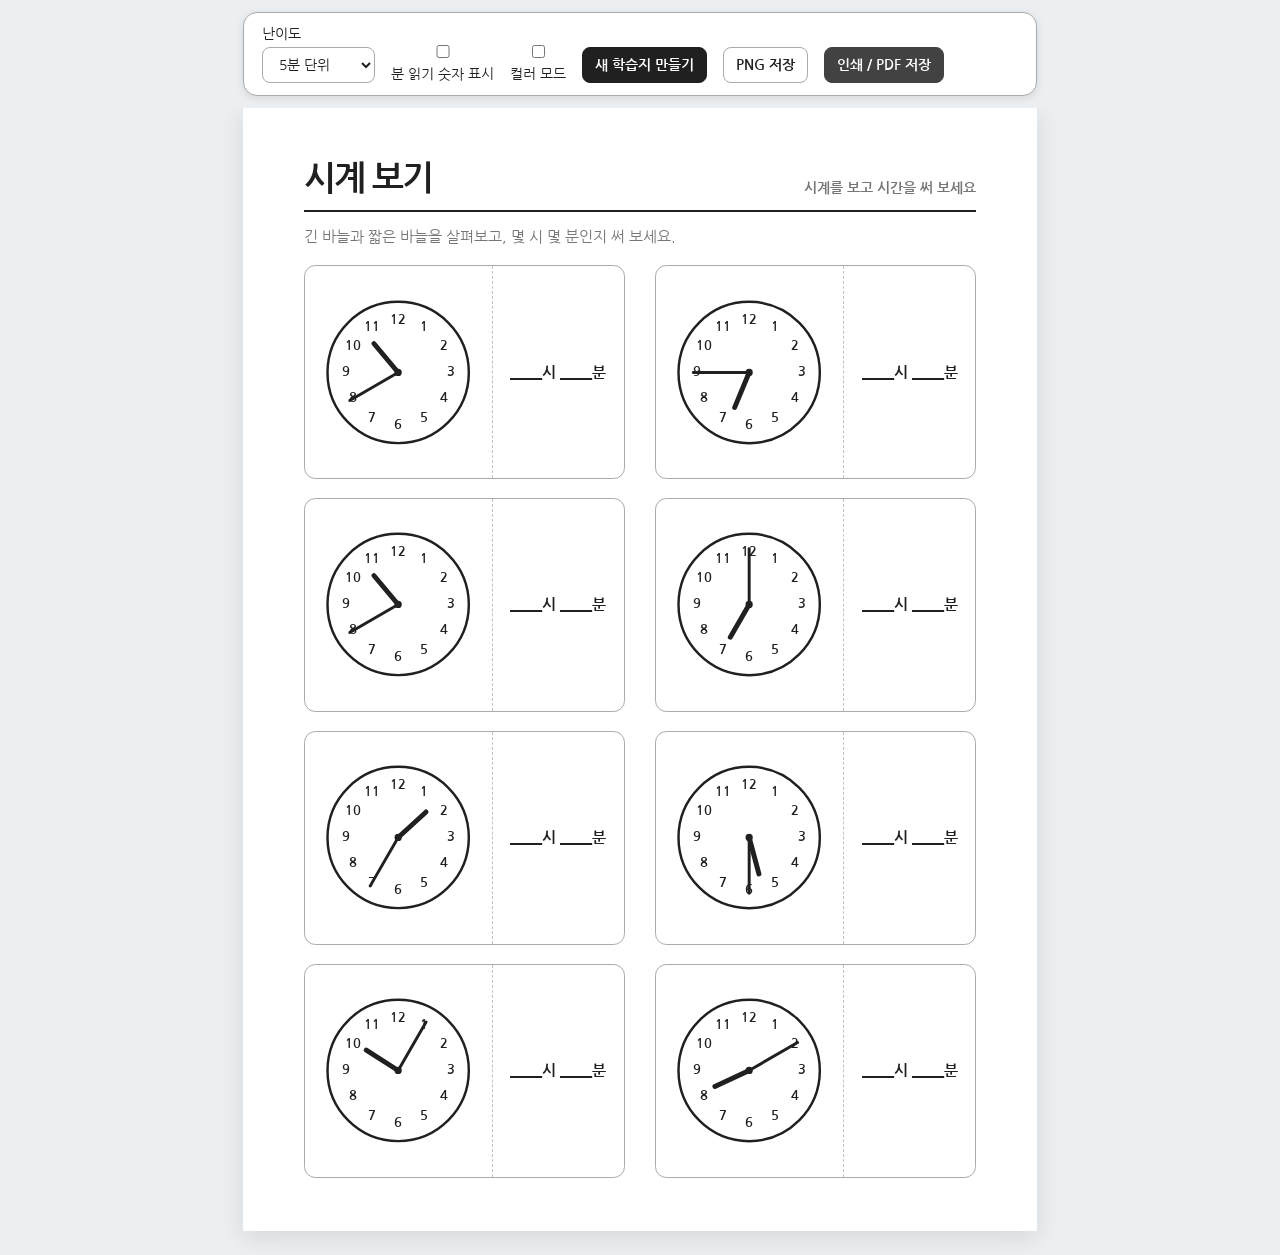
<file: src/materials/math/time/clock-reading/index.html>
<!doctype html>
<html lang="ko">
  <head>
    <meta charset="UTF-8" />
    <meta name="viewport" content="width=device-width, initial-scale=1.0" />
    <title>시계 보기 학습지</title>
    <link rel="stylesheet" href="../../../../shared/styles/fonts.css" />
    <link rel="stylesheet" href="../../../../shared/styles/colors.css" />
    <link rel="stylesheet" href="../../../../shared/styles/toolbar.css" />
    <link rel="stylesheet" href="../../../../shared/styles/print.css" />
    <script defer src="../../../../shared/utils/png-export.js"></script>
    <style>
      :root {
        --print-page-margin-block: 14mm;
        --print-page-margin-inline: 16mm;
      }

      * {
        box-sizing: border-box;
      }

      body {
        margin: 0;
        color: var(--ink);
        background: var(--screen);
        font-family: var(--font-sans);
      }

      .toolbar-option {
        display: flex;
        align-items: center;
        gap: 6px;
        min-height: 36px;
      }

      .toolbar-option input {
        min-height: auto;
        padding: 0;
      }

      .sheet {
        position: relative;
        display: flex;
        flex-direction: column;
        width: var(--print-page-width);
        height: var(--print-page-height);
        margin: 0 auto 24px;
        padding: var(--print-page-margin-block) var(--print-page-margin-inline);
        background: var(--paper);
        box-shadow: 0 6px 24px rgb(0 0 0 / 10%);
        break-after: page;
      }

      h1 {
        margin: 0;
        font-size: 9mm;
        line-height: 1;
        letter-spacing: -0.5mm;
      }

      .header {
        display: flex;
        align-items: end;
        justify-content: space-between;
        padding-bottom: 4mm;
        border-bottom: 0.7mm solid var(--ink);
      }

      .sub {
        color: var(--gray);
        font-size: 3.7mm;
        font-weight: 700;
      }

      .instruction {
        margin: 4mm 0 5mm;
        color: var(--gray);
        font-size: 4mm;
      }

      .questions {
        display: grid;
        flex: 1;
        grid-template-columns: repeat(2, 1fr);
        grid-template-rows: repeat(4, 1fr);
        gap: 5mm 8mm;
        min-height: 0;
      }

      .question {
        display: grid;
        grid-template-columns: 1fr 35mm;
        align-items: center;
        min-height: 0;
        border: 0.45mm solid var(--line);
        border-radius: 3mm;
      }

      .clock-wrap {
        display: grid;
        place-items: center;
        min-width: 0;
        padding: 3mm;
      }

      .clock {
        width: 50mm;
        max-width: 100%;
        height: 50mm;
      }

      .clock .hint {
        display: none;
      }

      .show-hints .clock .hint {
        display: block;
      }

      .color-mode .clock .hour {
        stroke: #2563a6;
      }

      .color-mode .clock .minute {
        stroke: #d94b45;
      }

      .answer {
        display: flex;
        flex-direction: column;
        align-self: stretch;
        justify-content: center;
        gap: 5mm;
        padding: 3mm;
        border-left: 0.35mm dashed #c2c2c2;
        font-size: 4mm;
        font-weight: 700;
        text-align: center;
      }

      @media (max-width: 210mm) {
        .sheet {
          width: 100%;
        }
      }
    </style>
  </head>
  <body>
    <nav class="toolbar-shell" data-print-hidden aria-label="학습지 설정">
      <div class="toolbar-card">
        <label
          >난이도
          <select id="difficulty">
            <option value="hour">0분만</option>
            <option value="half">0분과 30분</option>
            <option value="five" selected>5분 단위</option>
            <option value="any">제한 없음</option>
          </select>
        </label>
        <label class="toolbar-option">
          <input id="minuteHints" type="checkbox" />
          분 읽기 숫자 표시
        </label>
        <label class="toolbar-option">
          <input id="colorMode" type="checkbox" />
          컬러 모드
        </label>
        <button class="primary" id="newSheet" type="button">
          새 학습지 만들기
        </button>
        <button type="button" data-png-export>PNG 저장</button>
        <button id="print" type="button" data-print>인쇄 / PDF 저장</button>
      </div>
    </nav>
    <main id="worksheets"></main>
    <script>
      const TAU = Math.PI * 2;
      const difficulty = document.querySelector("#difficulty");
      const minuteHints = document.querySelector("#minuteHints");
      const colorMode = document.querySelector("#colorMode");

      function randomInt(max) {
        return Math.floor(Math.random() * max);
      }

      function makeTime(mode) {
        const minute =
          mode === "hour"
            ? 0
            : mode === "half"
              ? randomInt(2) * 30
              : mode === "five"
                ? randomInt(12) * 5
                : randomInt(60);
        return { hour: randomInt(12) || 12, minute };
      }

      function polar(cx, cy, radius, angle) {
        return `${cx + Math.sin(angle) * radius},${cy - Math.cos(angle) * radius}`;
      }

      function clockSvg({ hour, minute }, showMinuteTicks) {
        const hourAngle = ((hour % 12 + minute / 60) * TAU) / 12;
        const minuteAngle = (minute * TAU) / 60;
        const ticks = showMinuteTicks
          ? Array.from({ length: 60 }, (_, i) => {
              const angle = (i * TAU) / 60;
              const innerRadius = i % 5 === 0 ? 36 : 39;
              const [x1, y1] = polar(50, 50, innerRadius, angle).split(",");
              const [x2, y2] = polar(50, 50, 42, angle).split(",");
              return `<line x1="${x1}" y1="${y1}" x2="${x2}" y2="${y2}"/>`;
            }).join("")
          : "";
        const numbers = Array.from({ length: 12 }, (_, i) => {
          const number = i + 1;
          const angle = (number * TAU) / 12;
          const [numberX, numberY] = polar(50, 50, 32, angle).split(",");
          const [hintX, hintY] = polar(50, 50, 47, angle).split(",");
          return `<text x="${numberX}" y="${numberY}" text-anchor="middle" dominant-baseline="middle">${number}</text><text class="hint" x="${hintX}" y="${hintY}" text-anchor="middle" dominant-baseline="middle">${(number * 5) % 60}</text>`;
        }).join("");
        const [hourX, hourY] = polar(50, 50, 23, hourAngle).split(",");
        const [minuteX, minuteY] = polar(50, 50, 34, minuteAngle).split(",");

        return `<svg class="clock" viewBox="0 0 100 100" role="img" aria-label="아날로그 시계"><style>line{stroke:var(--gray-dark);stroke-width:1}text{font-family:var(--font-sans);font-size:8px;font-weight:700;fill:var(--ink)}.hint{font-size:4.5px;fill:var(--gray);font-weight:400}.face{fill:var(--paper);stroke:var(--ink);stroke-width:1.5}.hand{stroke:var(--ink);stroke-linecap:round}.hour{stroke-width:3}.minute{stroke-width:1.8}</style><circle class="face" cx="50" cy="50" r="43"/>${ticks}${numbers}<line class="hand hour" x1="50" y1="50" x2="${hourX}" y2="${hourY}"/><line class="hand minute" x1="50" y1="50" x2="${minuteX}" y2="${minuteY}"/><circle cx="50" cy="50" r="2.2" fill="var(--ink)"/></svg>`;
      }

      function render() {
        const mode = difficulty.value;
        const cards = Array.from({ length: 8 }, () => {
          const time = makeTime(mode);
          return `<article class="question"><div class="clock-wrap">${clockSvg(time, mode === "any")}</div><div class="answer"><span>____시 ____분</span></div></article>`;
        }).join("");
        document.querySelector("#worksheets").innerHTML =
          `<section class="sheet${minuteHints.checked ? " show-hints" : ""}${colorMode.checked ? " color-mode" : ""}" data-print-page data-png-filename="시계보기_학습지"><header class="header"><h1>시계 보기</h1><span class="sub">시계를 보고 시간을 써 보세요</span></header><p class="instruction">긴 바늘과 짧은 바늘을 살펴보고, 몇 시 몇 분인지 써 보세요.</p><div class="questions">${cards}</div></section>`;
      }

      function toggleMinuteHints() {
        document
          .querySelector(".sheet")
          ?.classList.toggle("show-hints", minuteHints.checked);
      }

      function toggleColorMode() {
        document
          .querySelector(".sheet")
          ?.classList.toggle("color-mode", colorMode.checked);
      }

      difficulty.addEventListener("change", render);
      minuteHints.addEventListener("change", toggleMinuteHints);
      colorMode.addEventListener("change", toggleColorMode);
      document.querySelector("#newSheet").addEventListener("click", render);
      document
        .querySelector("#print")
        .addEventListener("click", () => window.print());
      render();
    </script>
  </body>
</html>
</file>
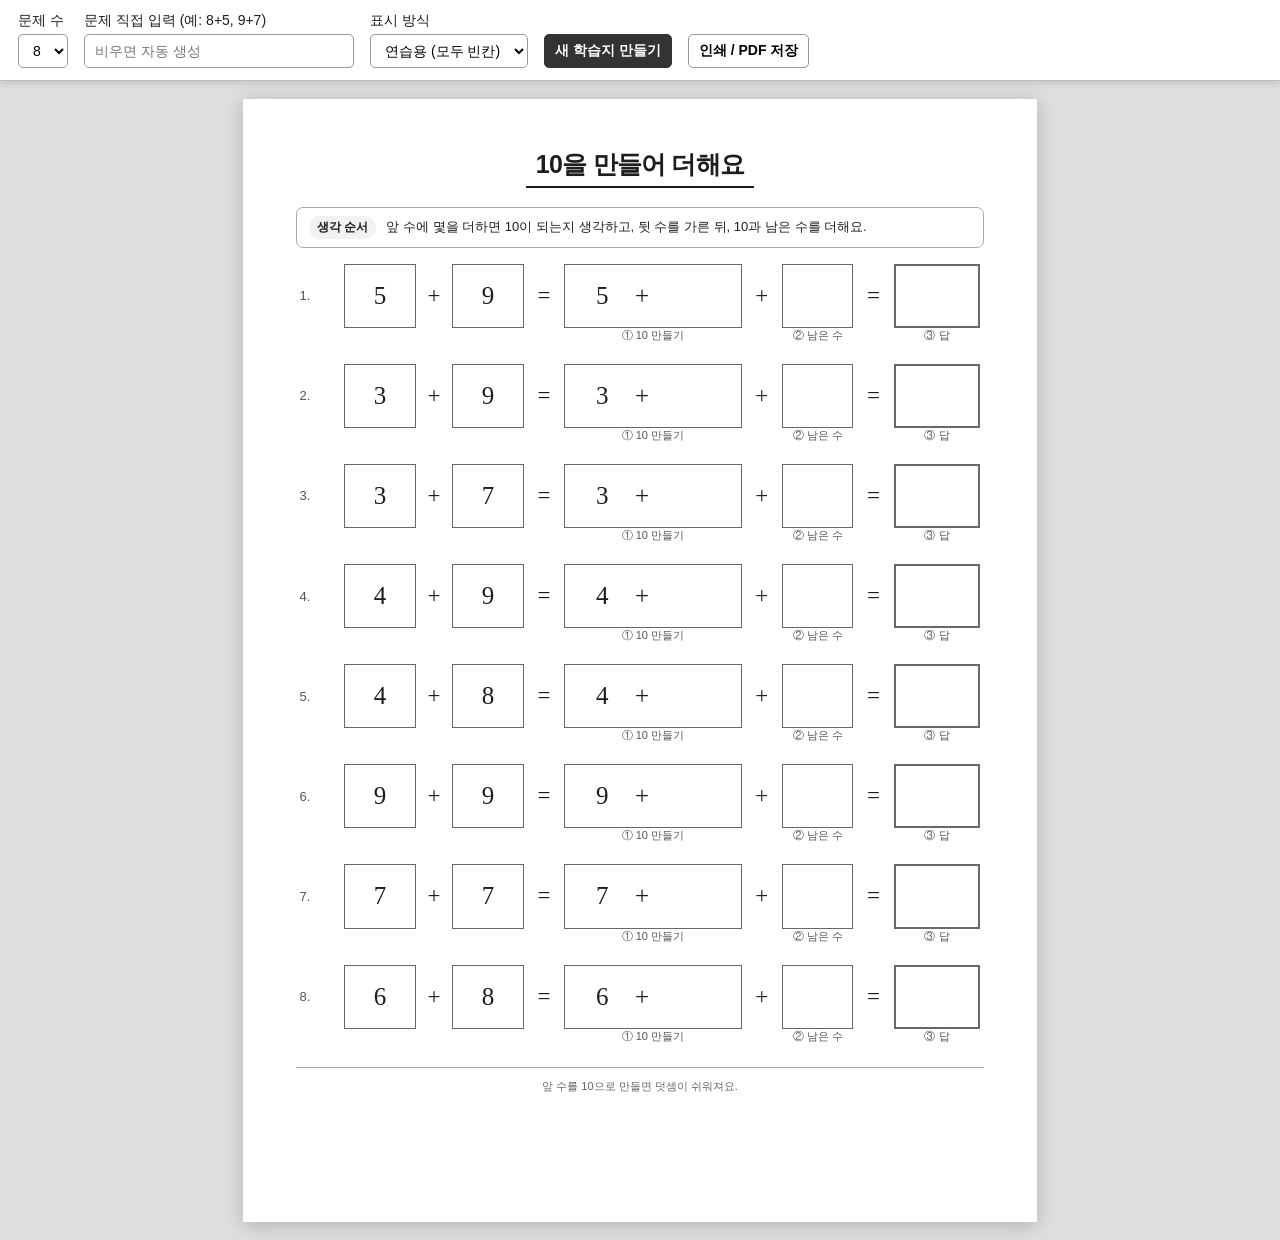
<file: carry_addition_worksheet.html>
<!doctype html>
<html lang="ko">
<head>
  <meta charset="utf-8">
  <meta name="viewport" content="width=device-width, initial-scale=1">
  <title>10을 만들어 더해요</title>
  <style>
    :root {
      --ink: #1d1d1b;
      --line: #686868;
      --soft: #f2f2f2;
      --accent: #555;
    }

    * { box-sizing: border-box; }

    body {
      margin: 0;
      color: var(--ink);
      background: #dedede;
      font-family: "Noto Sans KR", "Malgun Gothic", sans-serif;
    }

    .toolbar {
      position: sticky;
      top: 0;
      z-index: 10;
      display: flex;
      flex-wrap: wrap;
      gap: 10px 16px;
      align-items: end;
      padding: 12px 18px;
      background: #fff;
      border-bottom: 1px solid #bbb;
      box-shadow: 0 2px 8px #0002;
      font-size: 14px;
    }

    .toolbar label { display: grid; gap: 4px; }
    .toolbar input, .toolbar select, .toolbar button {
      height: 34px;
      padding: 0 10px;
      border: 1px solid #999;
      border-radius: 5px;
      background: #fff;
      font: inherit;
    }
    .toolbar input[type="text"] { width: 270px; }
    .toolbar button { cursor: pointer; font-weight: 700; }
    .toolbar button.primary { color: #fff; background: #333; border-color: #333; }

    .sheet {
      width: 210mm;
      min-height: 297mm;
      margin: 18px auto;
      padding: 13mm 14mm 12mm;
      background: #fff;
      box-shadow: 0 3px 18px #0003;
    }

    header { position: relative; text-align: center; }
    h1 {
      display: inline-block;
      margin: 0;
      padding: 0 10px 5px;
      border-bottom: 2px solid var(--ink);
      font-size: 25px;
      letter-spacing: -.03em;
    }
    .guide {
      display: flex;
      align-items: center;
      gap: 10px;
      margin: 5mm 0 4mm;
      padding: 8px 12px;
      border: 1px solid #aaa;
      border-radius: 7px;
      font-size: 13px;
      line-height: 1.45;
    }
    .guide strong {
      flex: none;
      padding: 3px 8px;
      border-radius: 999px;
      background: var(--soft);
      font-size: 12px;
    }

    #problems { display: grid; gap: 4.5mm; }
    .problem {
      display: grid;
      grid-template-columns: 10mm 19mm 6mm 19mm 7mm 47mm 7mm 19mm 7mm 23mm;
      grid-template-rows: 17mm 5mm;
      align-items: center;
      justify-content: center;
      column-gap: 1.8mm;
      break-inside: avoid;
    }
    .number, .work, .remainder, .answer {
      height: 17mm;
      display: flex;
      align-items: center;
      justify-content: center;
      border: 1.5px solid var(--line);
      background: #fff;
      font-family: Georgia, "Times New Roman", serif;
      font-size: 25px;
    }
    .index { font-size: 13px; color: #555; }
    .sign { text-align: center; font-family: Georgia, serif; font-size: 23px; }
    .work { gap: 7mm; border-width: 1.8px; }
    .work .fill { min-width: 9mm; text-align: center; }
    .answer { border-width: 2px; }
    .hint {
      align-self: start;
      text-align: center;
      color: #555;
      font-size: 11px;
      white-space: nowrap;
    }
    .make-ten { grid-column: 6; }
    .left-over { grid-column: 8; }
    .final-hint { grid-column: 10; }
    .filled { font-weight: 700; }

    .footer {
      margin-top: 5mm;
      border-top: 1px solid #aaa;
      padding-top: 3mm;
      text-align: center;
      color: #666;
      font-size: 11px;
    }

    .sheet.compact #problems { gap: 2.5mm; }
    .sheet.compact .problem { grid-template-rows: 15mm 4mm; }
    .sheet.compact .number,
    .sheet.compact .work,
    .sheet.compact .remainder,
    .sheet.compact .answer { height: 15mm; }

    @page { size: A4 portrait; margin: 0; }
    @media print {
      body { background: #fff; }
      .toolbar { display: none !important; }
      .sheet { margin: 0; box-shadow: none; }
    }

    @media (max-width: 820px) {
      .sheet { transform-origin: top left; }
      .toolbar input[type="text"] { width: 210px; }
    }
  </style>
</head>
<body>
  <section class="toolbar" aria-label="학습지 설정">
    <label>문제 수
      <select id="problemCount">
        <option>6</option><option selected>8</option><option>9</option>
      </select>
    </label>
    <label>문제 직접 입력 (예: 8+5, 9+7)
      <input id="customProblems" type="text" placeholder="비우면 자동 생성">
    </label>
    <label>표시 방식
      <select id="displayMode">
        <option value="practice">연습용 (모두 빈칸)</option>
        <option value="example">첫 문제만 예시</option>
        <option value="answer">정답지</option>
      </select>
    </label>
    <button id="generateButton" class="primary" type="button">새 학습지 만들기</button>
    <button id="printButton" type="button">인쇄 / PDF 저장</button>
  </section>

  <main class="sheet">
    <header>
      <h1>10을 만들어 더해요</h1>
    </header>

    <div class="guide">
      <strong>생각 순서</strong>
      앞 수에 몇을 더하면 10이 되는지 생각하고, 뒷 수를 가른 뒤, 10과 남은 수를 더해요.
    </div>

    <section id="problems" aria-label="받아올림 덧셈 문제"></section>
    <div class="footer">앞 수를 10으로 만들면 덧셈이 쉬워져요.</div>
  </main>

  <script>
    const problemArea = document.querySelector('#problems');
    const countInput = document.querySelector('#problemCount');
    const customInput = document.querySelector('#customProblems');
    const modeInput = document.querySelector('#displayMode');

    function shuffled(array) {
      return [...array].sort(() => Math.random() - 0.5);
    }

    function makeProblemPool() {
      const pool = [];
      for (let first = 1; first <= 9; first += 1) {
        for (let second = 1; second <= 9; second += 1) {
          if (first + second >= 10) pool.push([first, second]);
        }
      }
      return shuffled(pool);
    }

    function parseCustomProblems() {
      const seen = new Set();
      return customInput.value
        .split(/[\n,]+/)
        .map(text => text.trim().match(/^(\d)\s*\+\s*(\d)$/))
        .filter(Boolean)
        .map(match => [Number(match[1]), Number(match[2])])
        .filter(([a, b]) => a >= 1 && a <= 9 && b >= 1 && b <= 9 && a + b >= 10)
        .filter(([a, b]) => {
          const key = `${a},${b}`;
          if (seen.has(key)) return false;
          seen.add(key);
          return true;
        });
    }

    function problemMarkup(first, second, index, showAnswer) {
      const toTen = 10 - first;
      const remainder = second - toTen;
      const answer = first + second;
      const value = number => showAnswer ? `<span class="filled">${number}</span>` : '<span>&nbsp;</span>';

      return `
        <article class="problem">
          <div class="index">${index + 1}.</div>
          <div class="number">${first}</div>
          <div class="sign">+</div>
          <div class="number">${second}</div>
          <div class="sign">=</div>
          <div class="work"><span>${first}</span><span>+</span><span class="fill">${value(toTen)}</span></div>
          <div class="sign">+</div>
          <div class="remainder">${value(remainder)}</div>
          <div class="sign">=</div>
          <div class="answer">${value(answer)}</div>
          <div class="hint make-ten">① 10 만들기</div>
          <div class="hint left-over">② 남은 수</div>
          <div class="hint final-hint">③ 답</div>
        </article>`;
    }

    function render() {
      const requestedCount = Number(countInput.value);
      const custom = parseCustomProblems();
      const problems = custom.length ? custom.slice(0, 9) : makeProblemPool().slice(0, requestedCount);
      const mode = modeInput.value;
      document.querySelector('.sheet').classList.toggle('compact', problems.length === 9);
      problemArea.innerHTML = problems.map(([first, second], index) => {
        const showAnswer = mode === 'answer' || (mode === 'example' && index === 0);
        return problemMarkup(first, second, index, showAnswer);
      }).join('');
    }

    document.querySelector('#generateButton').addEventListener('click', render);
    document.querySelector('#printButton').addEventListener('click', () => window.print());
    modeInput.addEventListener('change', render);
    countInput.addEventListener('change', render);
    render();
  </script>
</body>
</html>
</file>
<file: src/shared/styles/fonts.css>
@import url("https://fonts.googleapis.com/css2?family=Nanum+Gothic:wght@400;700;800&family=Nanum+Myeongjo:wght@400;700&display=swap");

:root {
  --font-sans:
    "Nanum Gothic", "Malgun Gothic", "Apple SD Gothic Neo", "Noto Sans KR",
    "Noto Sans CJK KR", sans-serif;
  --font-number:
    "Nanum Myeongjo", Batang, "바탕", AppleMyungjo, Georgia,
    "Times New Roman", serif;
}

.number-text {
  font-family: var(--font-number);
  font-variant-numeric: tabular-nums;
}
</file>
<file: src/shared/styles/colors.css>
:root {
  --ink: #202020;
  --paper: #ffffff;
  --screen: #eceff1;
  --line: #aaaaaa;
  --gray-dark: #424242;
  --gray: #767676;
  --gray-light: #eeeeee;
}
</file>
<file: src/shared/styles/toolbar.css>
.toolbar-shell {
  position: sticky;
  top: 0;
  z-index: 10;
  width: 100%;
  padding: 12px;
  background: var(--screen);
}

.toolbar-shell,
.toolbar-shell * {
  box-sizing: border-box;
}

.toolbar-card {
  display: flex;
  flex-wrap: wrap;
  align-items: end;
  gap: 12px 16px;
  width: min(210mm, calc(100vw - 24px));
  margin: 0 auto;
  padding: 12px 18px;
  border: 1px solid var(--line);
  border-radius: 14px;
  background: var(--paper);
  box-shadow: 0 2px 8px rgb(0 0 0 / 10%);
  font-size: 14px;
}

.toolbar-card--center {
  justify-content: center;
}

.toolbar-card--note {
  align-items: center;
}

.toolbar-card label {
  display: grid;
  gap: 4px;
}

.toolbar-card input,
.toolbar-card select,
.toolbar-card button {
  min-height: 36px;
  padding: 0 12px;
  border: 1px solid var(--line);
  border-radius: 8px;
  color: var(--ink);
  background: var(--paper);
  font: inherit;
}

.toolbar-card button {
  font-weight: 700;
  cursor: pointer;
}

.toolbar-card button.primary {
  color: var(--paper);
  border-color: var(--ink);
  background: var(--ink);
}

.toolbar-card button[data-print] {
  color: var(--paper);
  border-color: var(--gray-dark);
  background: var(--gray-dark);
}

.toolbar-card button[data-print]:hover {
  border-color: var(--ink);
  background: var(--ink);
}

.toolbar-card .toolbar-note {
  flex: 1 1 320px;
  margin: 0;
  line-height: 1.5;
}

.toolbar-card .toolbar-input-wide {
  width: 270px;
  max-width: 100%;
}
</file>
<file: src/shared/styles/print.css>
:root {
  --print-page-width: 210mm;
  --print-page-height: 297mm;
  --print-page-margin-block: 25.4mm;
  --print-page-margin-inline: 25.4mm;
  --print-page-header-offset: 12.7mm;
  --print-page-footer-offset: 12.7mm;
}

@page {
  size: A4 portrait;
  margin: 0;
}

[data-print-page] {
  position: relative;
  box-sizing: border-box;
  width: var(--print-page-width);
  height: var(--print-page-height);
  padding: var(--print-page-margin-block) var(--print-page-margin-inline);
}

[data-print-header] {
  position: absolute;
  top: var(--print-page-header-offset);
  right: var(--print-page-margin-inline);
  left: var(--print-page-margin-inline);
}

[data-print-footer] {
  position: absolute;
  right: var(--print-page-margin-inline);
  bottom: var(--print-page-footer-offset);
  left: var(--print-page-margin-inline);
}

@media print {
  body {
    padding: 0 !important;
    background: #fff !important;
  }

  [data-print-hidden] {
    display: none !important;
  }

  [data-print-page] {
    width: var(--print-page-width) !important;
    height: var(--print-page-height) !important;
    min-height: 0 !important;
    margin: 0 !important;
    padding: var(--print-page-margin-block) var(--print-page-margin-inline) !important;
    border: 0 !important;
    border-radius: 0 !important;
    box-shadow: none !important;
    -webkit-print-color-adjust: exact;
    print-color-adjust: exact;
  }
}
</file>
